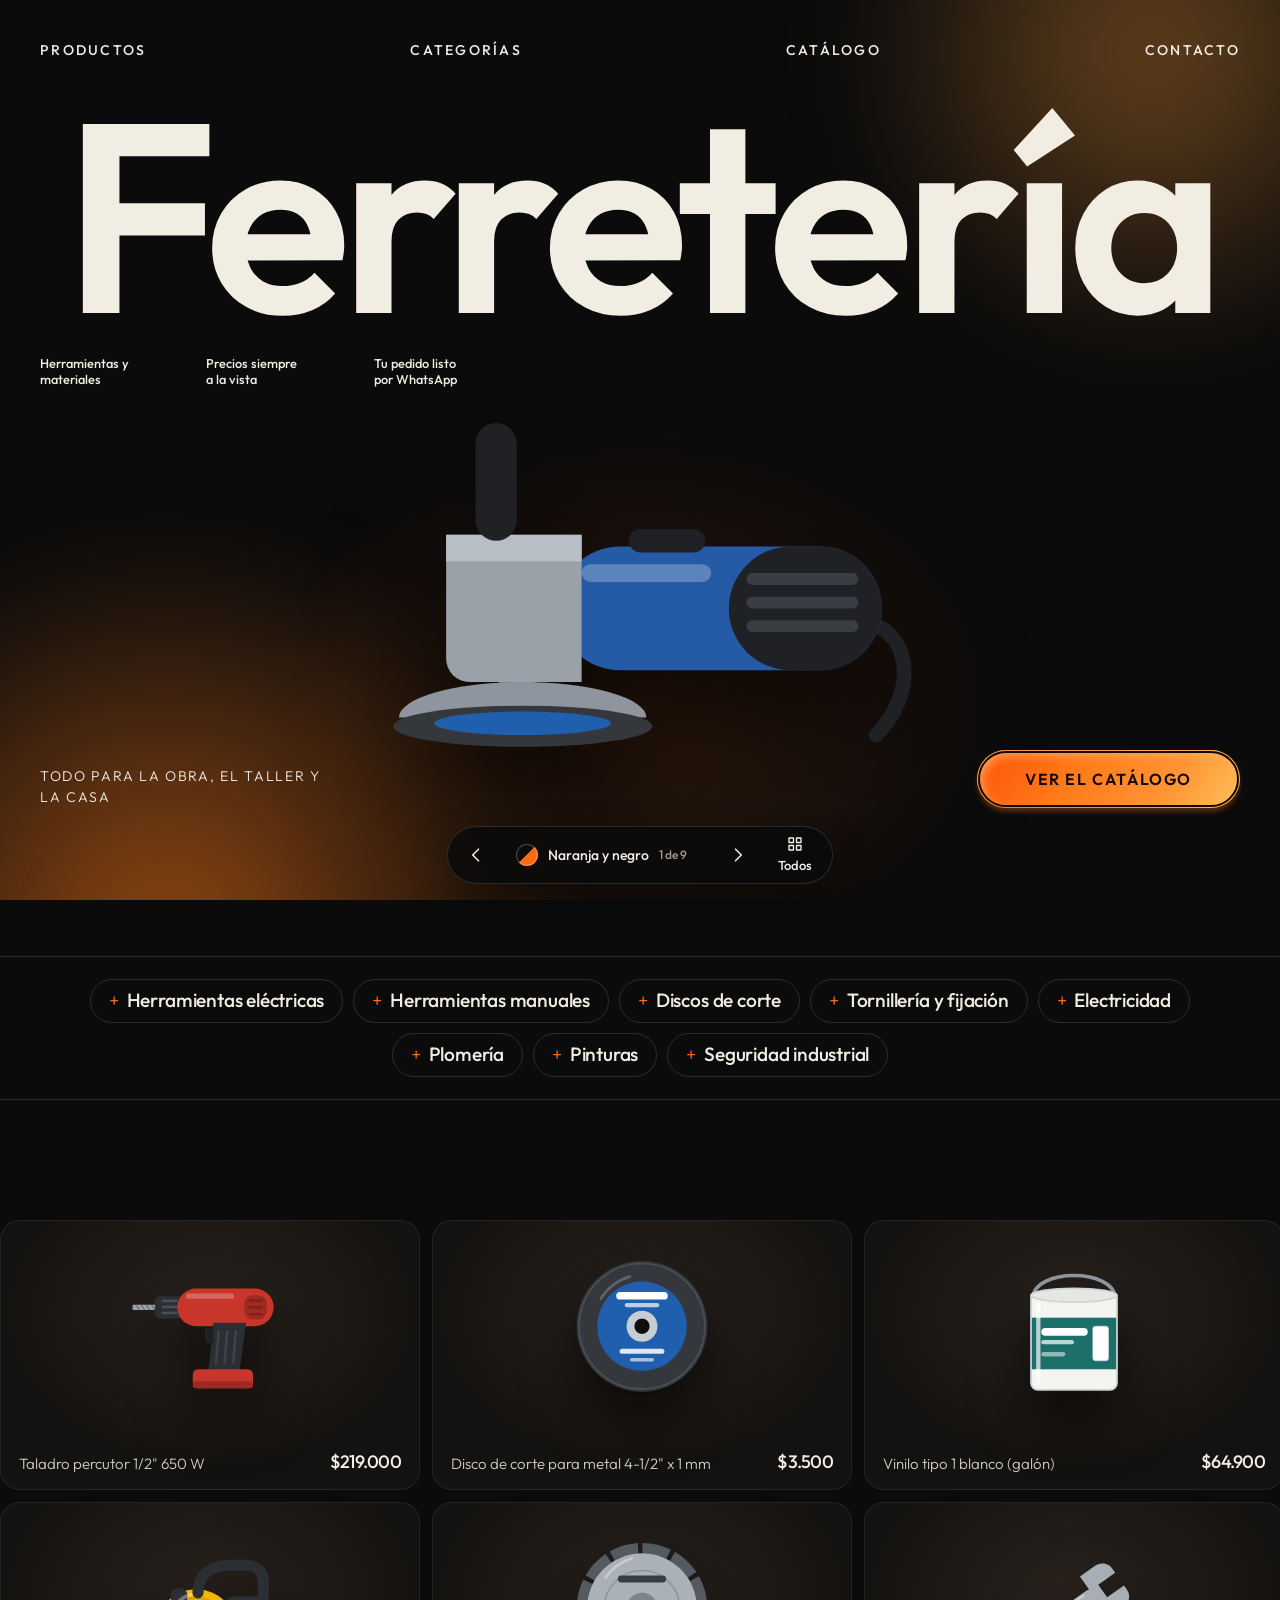
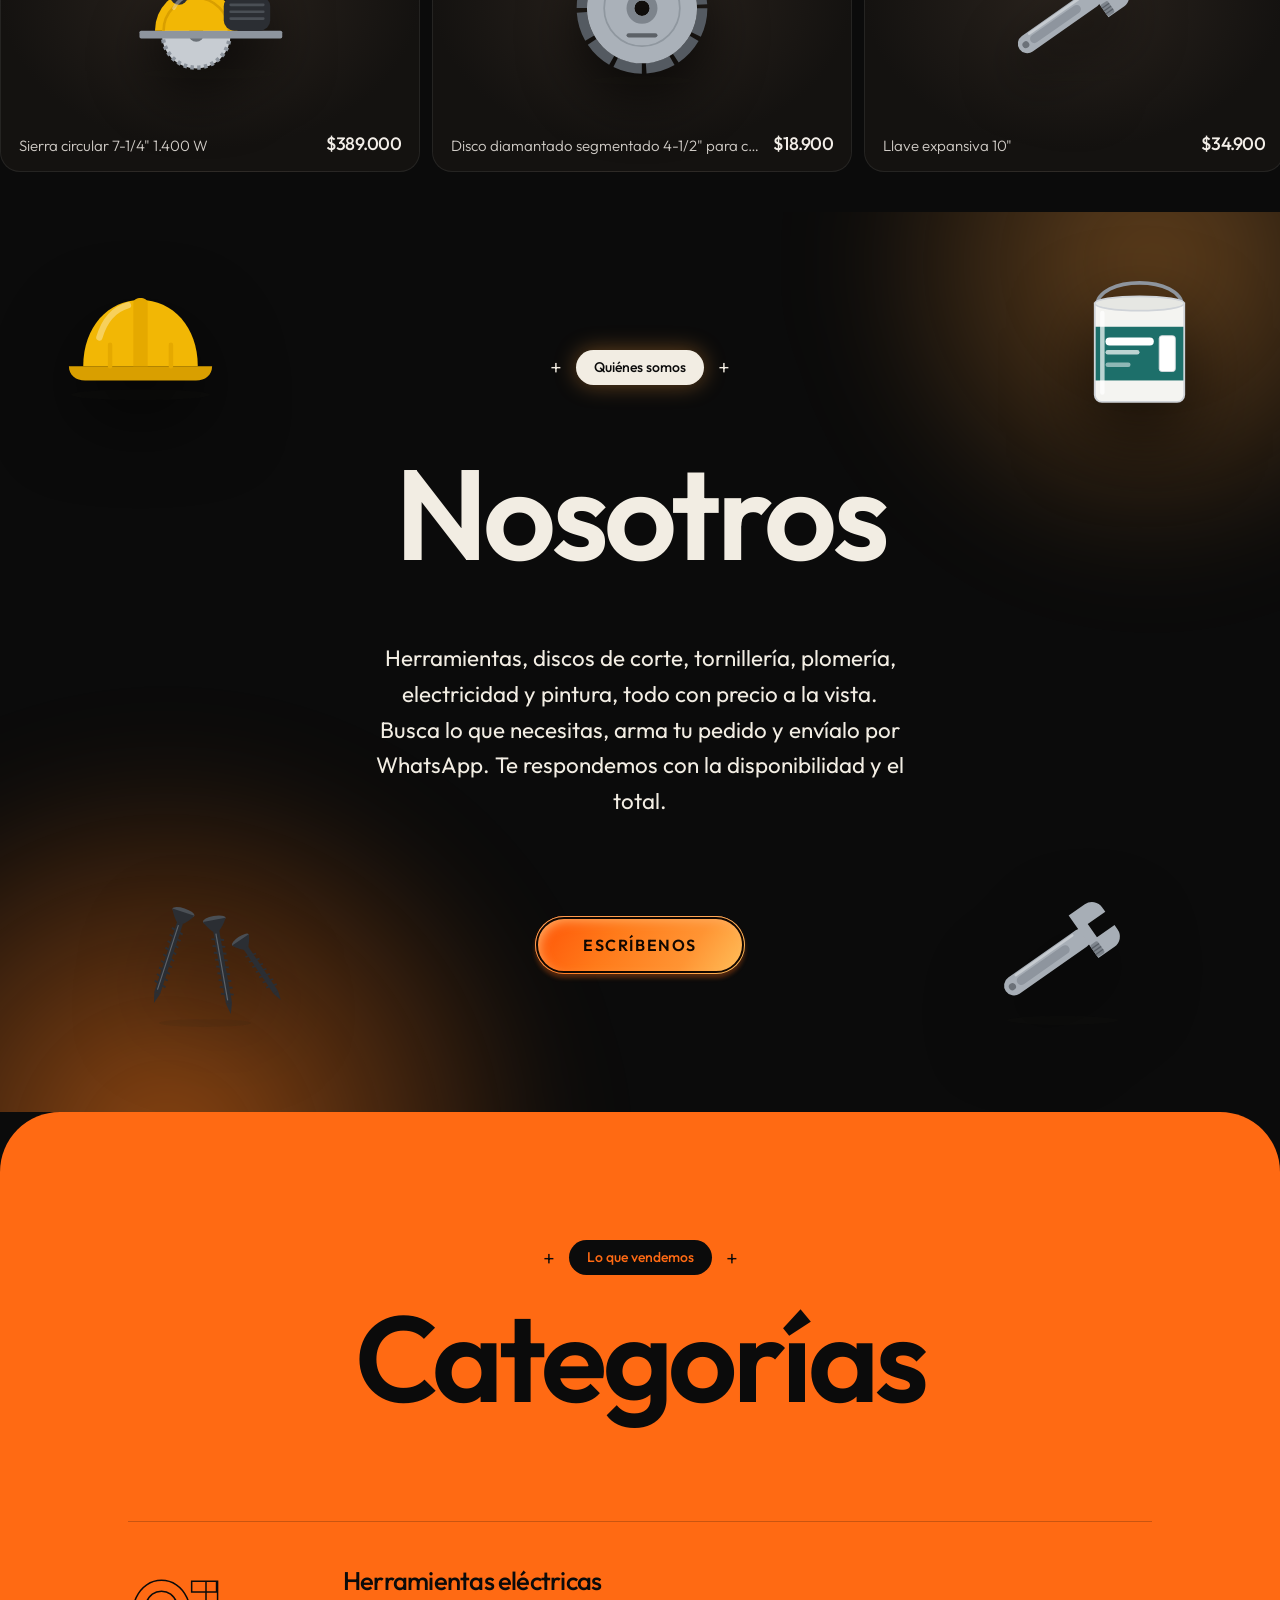
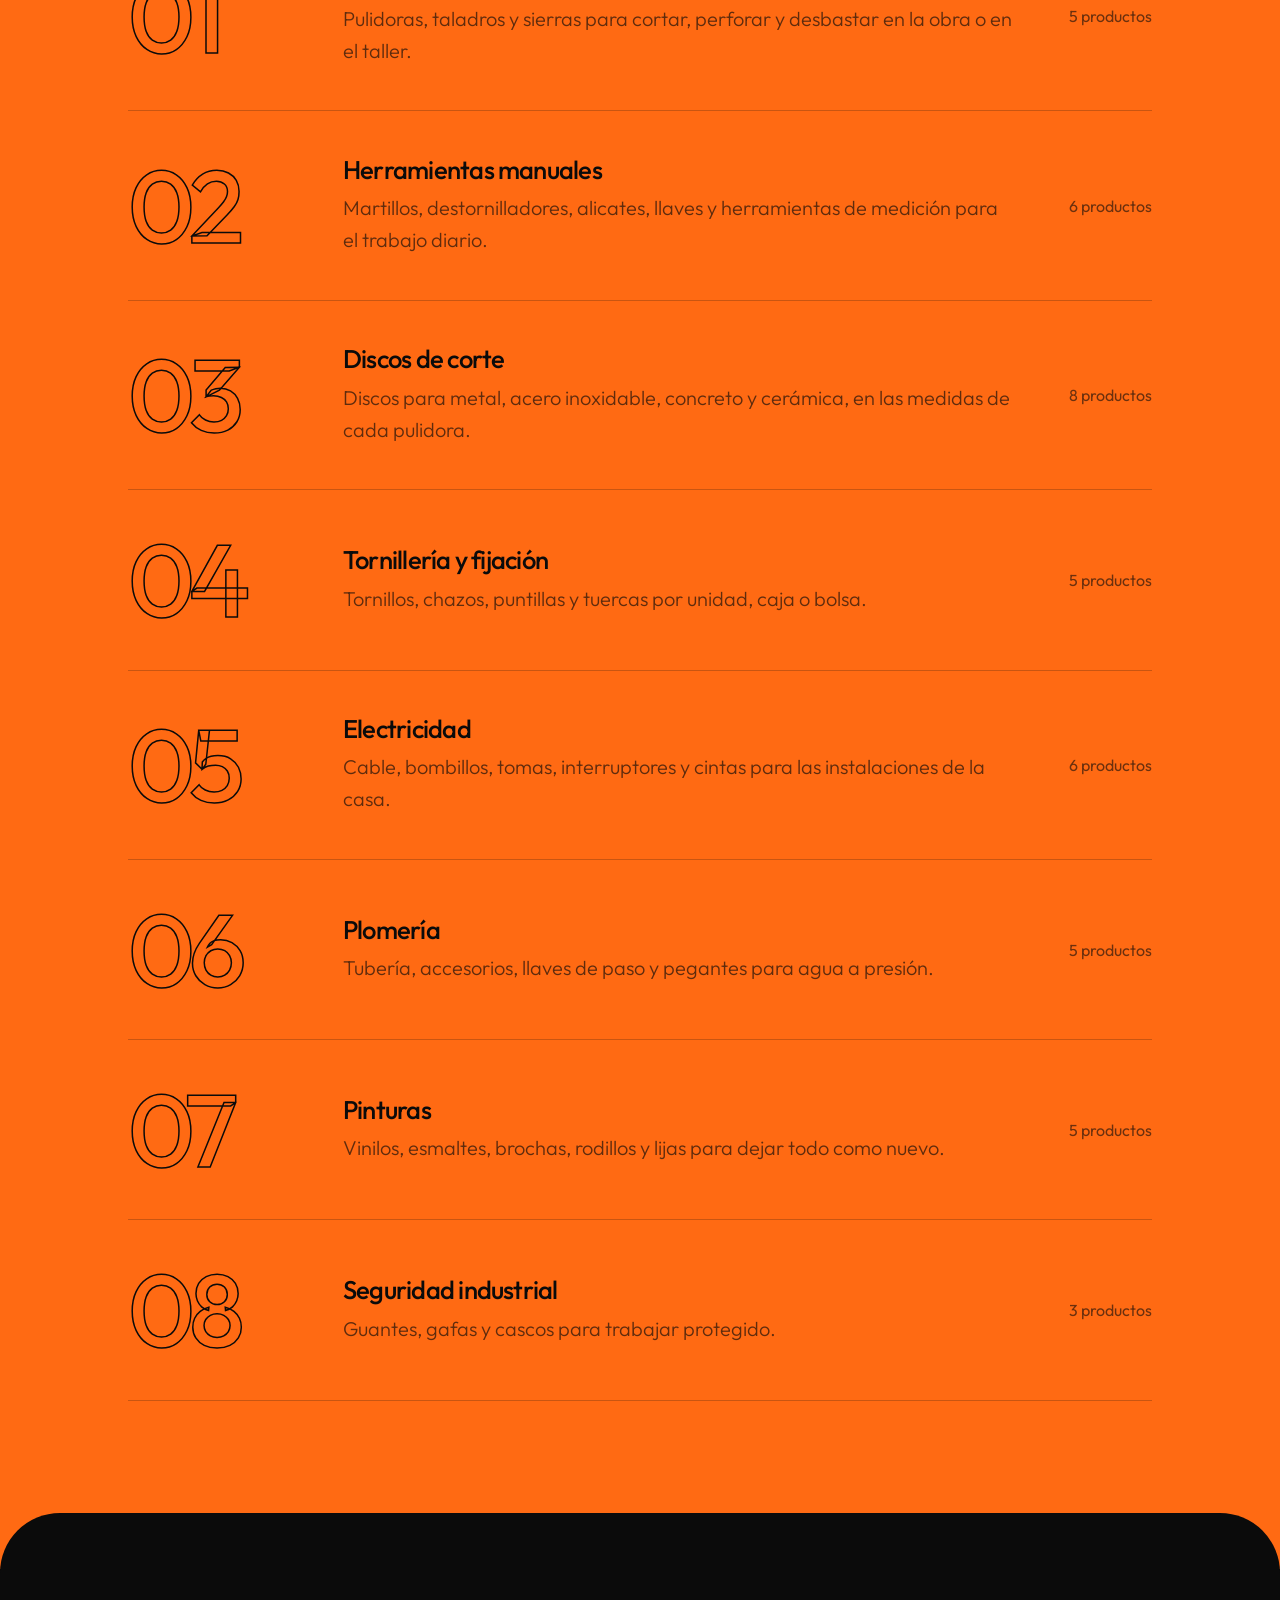
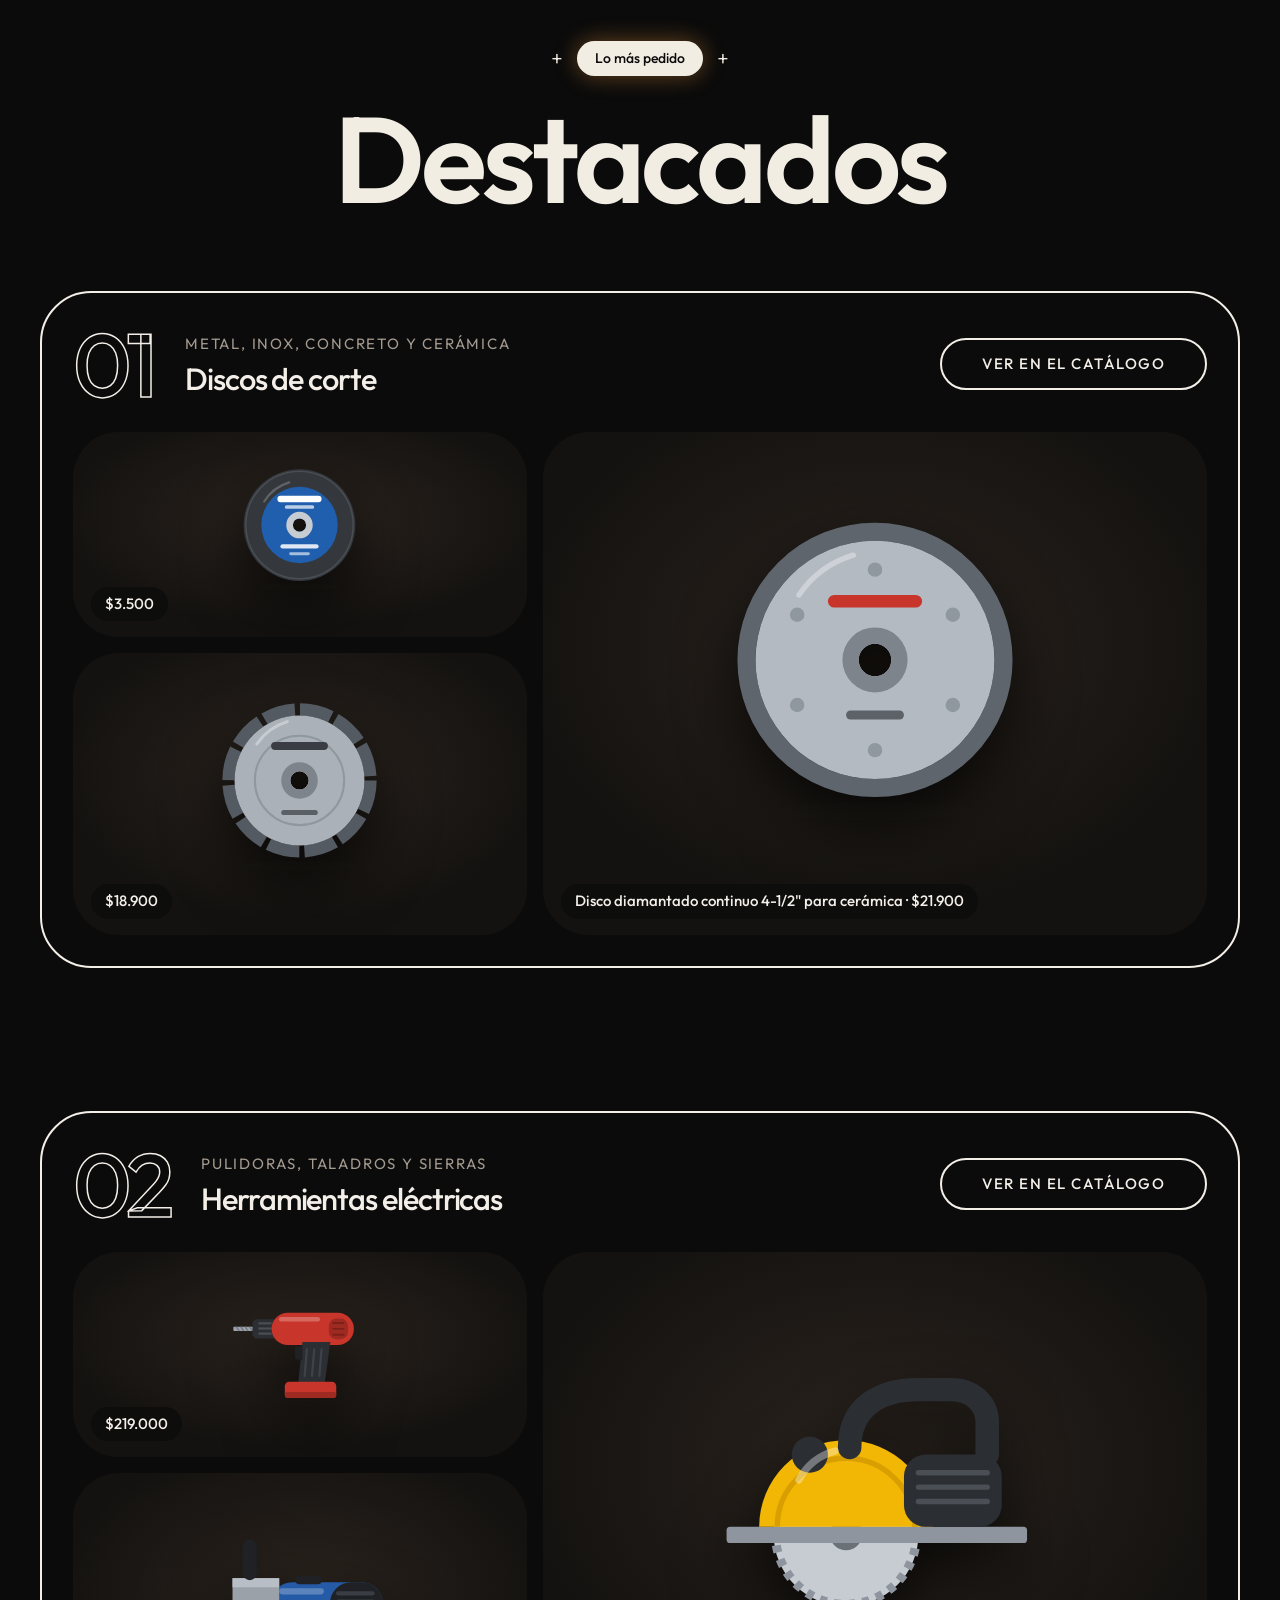
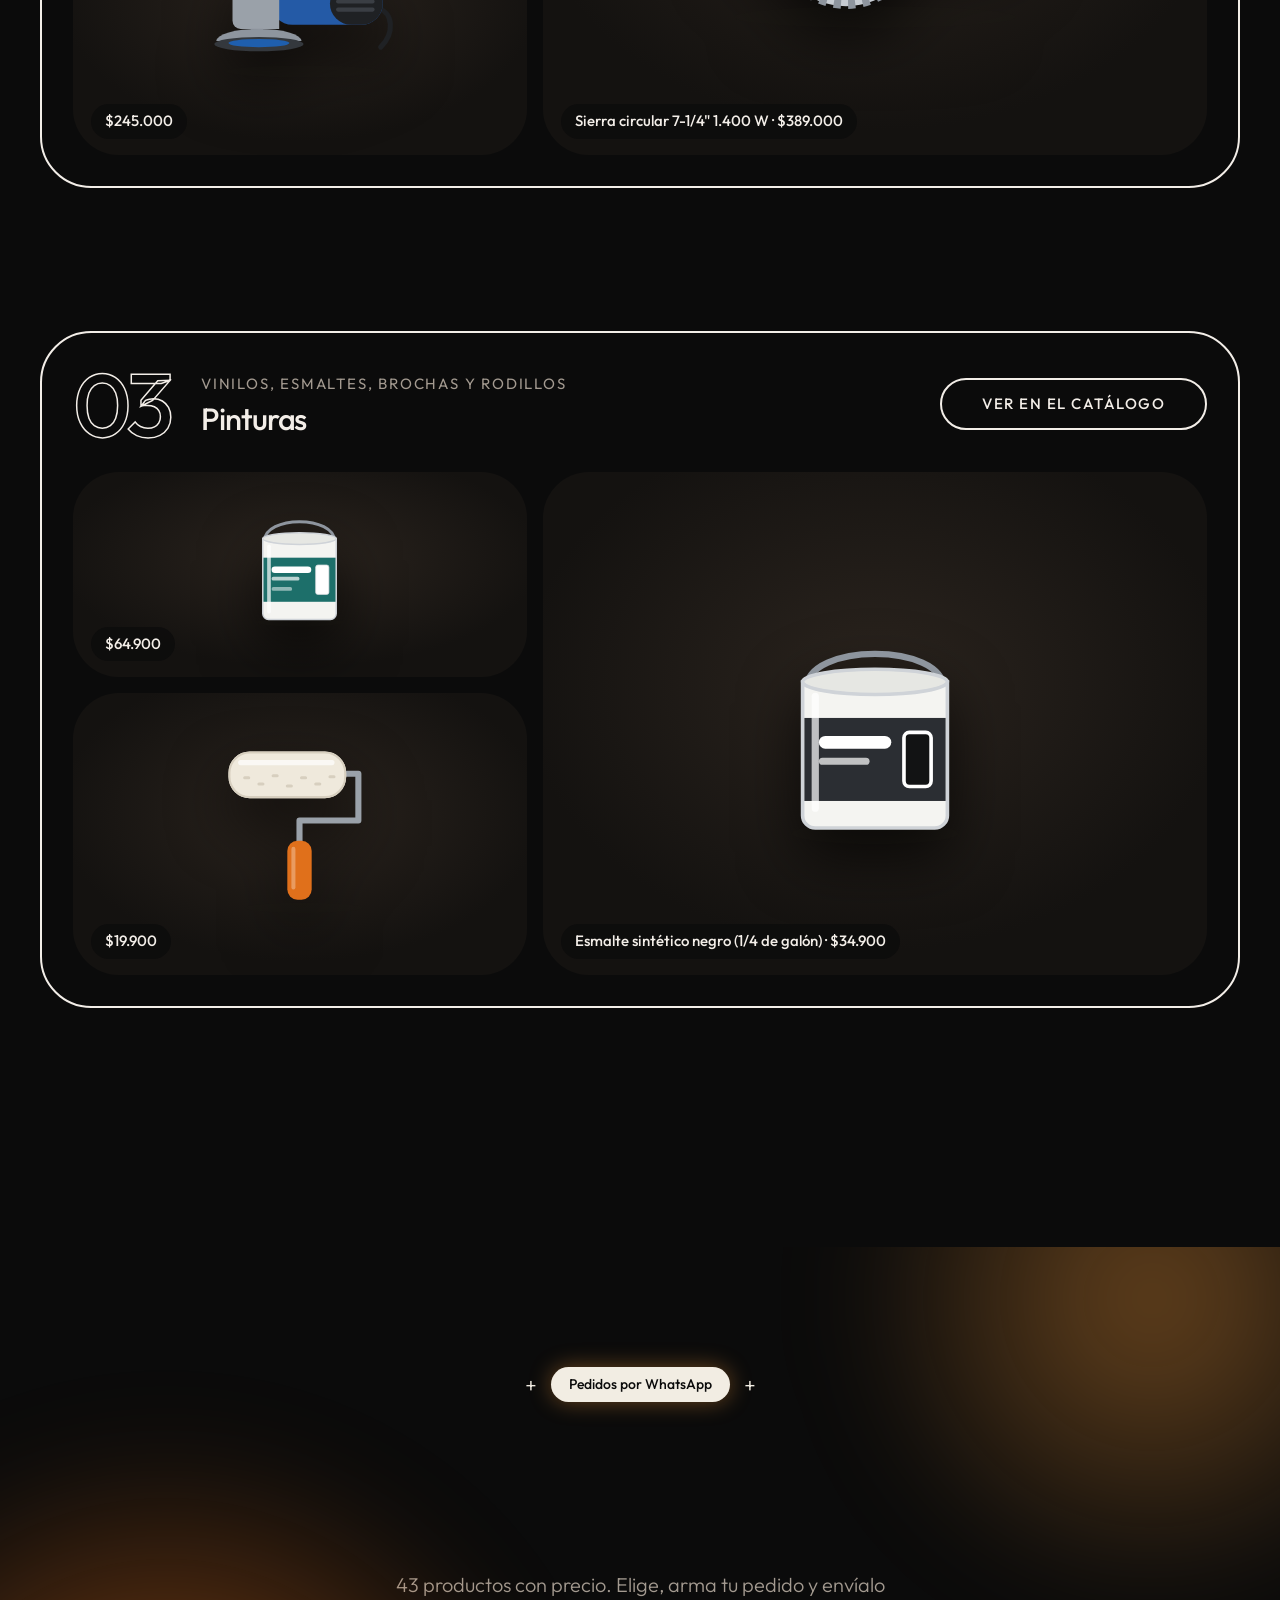
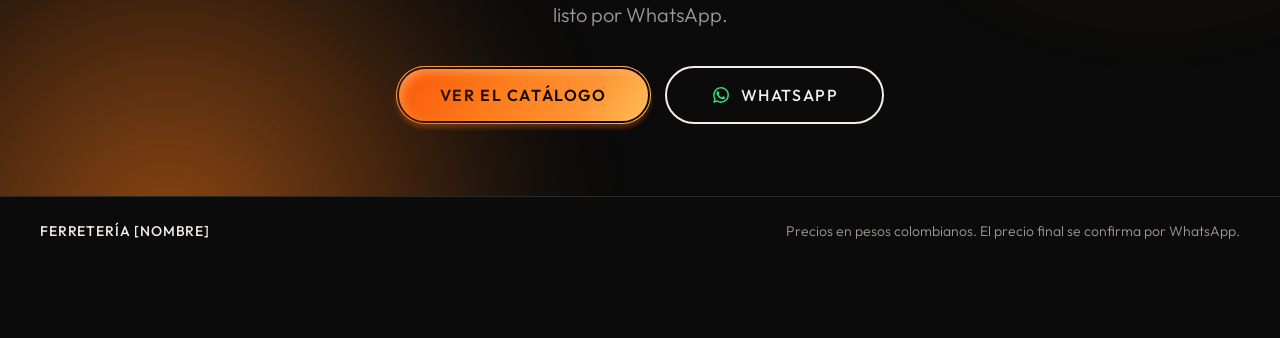
<file: index.html>
<!doctype html>
<html lang="es" data-paleta="naranja">
<head>
<meta charset="utf-8">
<meta name="viewport" content="width=device-width, initial-scale=1">
<title>Ferretería [Nombre] · Herramientas y materiales con precio</title>
<meta name="description" content="Herramientas, discos de corte, tornillería, plomería, electricidad y pintura con precio a la vista. Arma tu pedido y envíalo por WhatsApp.">
<meta property="og:type" content="website">
<meta property="og:title" content="Ferretería [Nombre] · Herramientas y materiales con precio">
<meta property="og:description" content="Herramientas, discos de corte, tornillería, plomería, electricidad y pintura con precio. Arma tu pedido y envíalo por WhatsApp.">
<meta property="og:image" content="https://TU-DOMINIO/img/og-imagen.jpg">
<meta property="og:locale" content="es_CO">
<meta name="theme-color" content="#0B0B0B">
<link rel="icon" href="img/marca.svg" type="image/svg+xml">
<link rel="preconnect" href="https://fonts.googleapis.com">
<link rel="preconnect" href="https://fonts.gstatic.com" crossorigin>
<link rel="stylesheet" href="https://fonts.googleapis.com/css2?family=Outfit:wght@300..800&amp;family=Archivo:wdth,wght@62..125,400..900&amp;family=Manrope:wght@400..800&amp;family=Bricolage+Grotesque:opsz,wght@12..96,400..800&amp;family=Plus+Jakarta+Sans:wght@400..800&amp;family=Urbanist:wght@400..800&amp;display=swap">
<link rel="stylesheet" href="css/estilos.css">
<script src="js/config.js"></script>
<script src="js/paleta.js"></script>
</head>
<body data-pagina="portada">
<a class="saltar" href="#principal">Saltar al contenido</a>

<header class="heroe" id="heroe">
  <div class="resplandor" aria-hidden="true"></div>
  <nav class="nav-j entra" aria-label="Secciones" style="--ey:-20px">
    <a href="#productos">Productos</a>
    <a href="#categorias">Categorías</a>
    <a href="catalogo.html">Catálogo</a>
    <a href="#" data-wa-saludo target="_blank" rel="noopener">Contacto</a>
  </nav>
  <div class="heroe-titulo">
    <h1 class="titulo-xl grad"><span data-palabra data-bloque data-bloque-retraso=".2" data-bloque-duracion=".8">Ferretería</span><span class="sr"> · herramientas y materiales con precio</span></h1>
  </div>
  <div class="notas entra" style="--ey:16px;--ed:.9s">
    <span>Herramientas y<br>materiales</span>
    <span>Precios siempre<br>a la vista</span>
    <span>Tu pedido listo<br>por WhatsApp</span>
  </div>
  <div class="heroe-foto entra" style="--ed:.6s">
    <div class="iman">
      <button class="heroe-btn" type="button" id="heroeBtn" aria-label="Ver producto destacado">
        <img id="heroeImg" src="img/ilustraciones/pulidora.svg" alt="" width="520" height="520" fetchpriority="high">
      </button>
    </div>
  </div>
  <div class="heroe-pie">
    <p class="entra" style="--ey:20px;--ed:1s">Todo para la obra, el taller y la casa</p>
    <a class="luz entra" href="catalogo.html" style="--ey:20px;--ed:.5s">Ver el catálogo</a>
  </div>
</header>

<nav class="franjas" aria-label="Categorías">
  <div class="franja-in" data-franja></div>
</nav>

<main id="principal">
  <section class="cintas" id="productos" aria-label="Algunos productos">
    <div class="cinta der" id="cintaA"></div>
    <div class="cinta izq" id="cintaB"></div>
  </section>

  <section class="nosotros" id="nosotros">
    <div class="resplandor" aria-hidden="true"></div>
    <span class="deco aparece" style="--ex:-80px;--ey:0px"><img data-esquina="0" src="img/ilustraciones/casco.svg" alt=""></span>
    <span class="deco aparece" style="--ex:-80px;--ey:0px"><img data-esquina="1" src="img/ilustraciones/tornillos.svg" alt=""></span>
    <span class="deco aparece" style="--ex:80px;--ey:0px"><img data-esquina="2" src="img/ilustraciones/galon.svg" alt=""></span>
    <span class="deco aparece" style="--ex:80px;--ey:0px"><img data-esquina="3" src="img/ilustraciones/llave.svg" alt=""></span>
    <div class="nos-texto">
      <span class="pildora"><b>Quiénes somos</b></span>
      <h2 class="titulo-xl grad" data-bloque>Nosotros</h2>
      <p class="revela centrado" id="nosotrosTxt" data-bloque data-bloque-duracion=".6" data-bloque-escalon=".05">Herramientas, discos de corte, tornillería, plomería, electricidad y pintura, todo con precio a la vista. Busca lo que necesitas, arma tu pedido y envíalo por WhatsApp. Te respondemos con la disponibilidad y el total.</p>
    </div>
    <a class="luz" href="#" data-wa-saludo target="_blank" rel="noopener">Escríbenos</a>
  </section>

  <section class="blanca" id="categorias" aria-labelledby="catTit">
    <div class="centrado-pil"><span class="pildora"><b>Lo que vendemos</b></span></div>
    <h2 class="titulo-xl" id="catTit" data-bloque>Categorías</h2>
    <div class="servis" id="servis"></div>
  </section>

  <section class="destacados" aria-labelledby="desTit">
    <div class="centrado-pil"><span class="pildora"><b>Lo más pedido</b></span></div>
    <h2 class="titulo-xl grad" id="desTit" data-bloque>Destacados</h2>
    <div class="pilas" id="pilas"></div>
  </section>

  <section class="cierre">
    <div class="resplandor" aria-hidden="true"></div>
    <span class="pildora"><b>Pedidos por WhatsApp</b></span>
    <h2 class="titulo-xl grad" data-bloque>Haz tu pedido</h2>
    <p><span data-total-productos>Todos los</span> productos con precio. Elige, arma tu pedido y envíalo listo por WhatsApp.</p>
    <div class="cierre-acc">
      <a class="luz" href="catalogo.html">Ver el catálogo</a>
      <a class="fantasma" href="#" data-wa-saludo target="_blank" rel="noopener"><span class="wa-ic" aria-hidden="true"></span>WhatsApp</a>
    </div>
  </section>
</main>

<footer class="pie">
  <a href="index.html" data-nombre>Ferretería [Nombre]</a>
  <span>Precios en pesos colombianos. El precio final se confirma por WhatsApp.</span>
</footer>

<noscript><p class="sinjs">Este catálogo necesita JavaScript para funcionar. Escríbenos por WhatsApp y te atendemos por chat.</p></noscript>
<script src="js/app.js"></script>
</body>
</html>
</file>
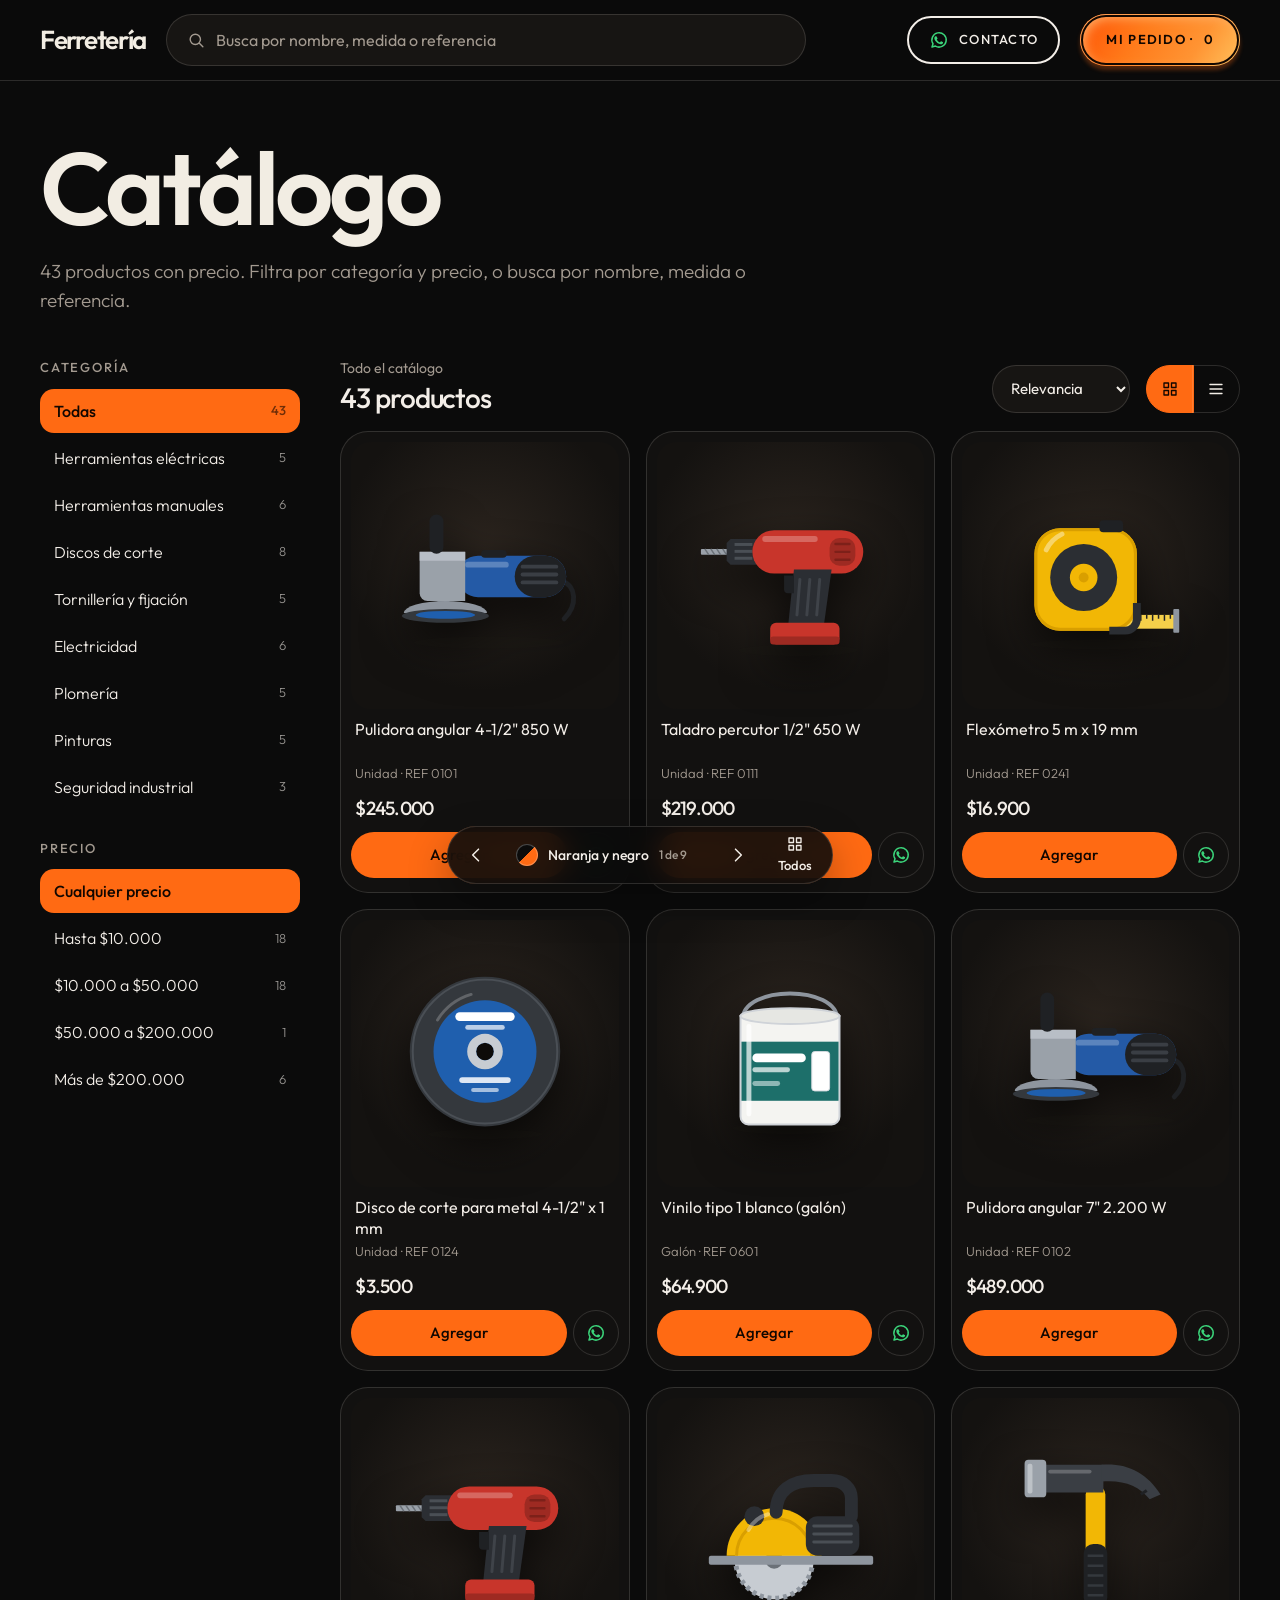
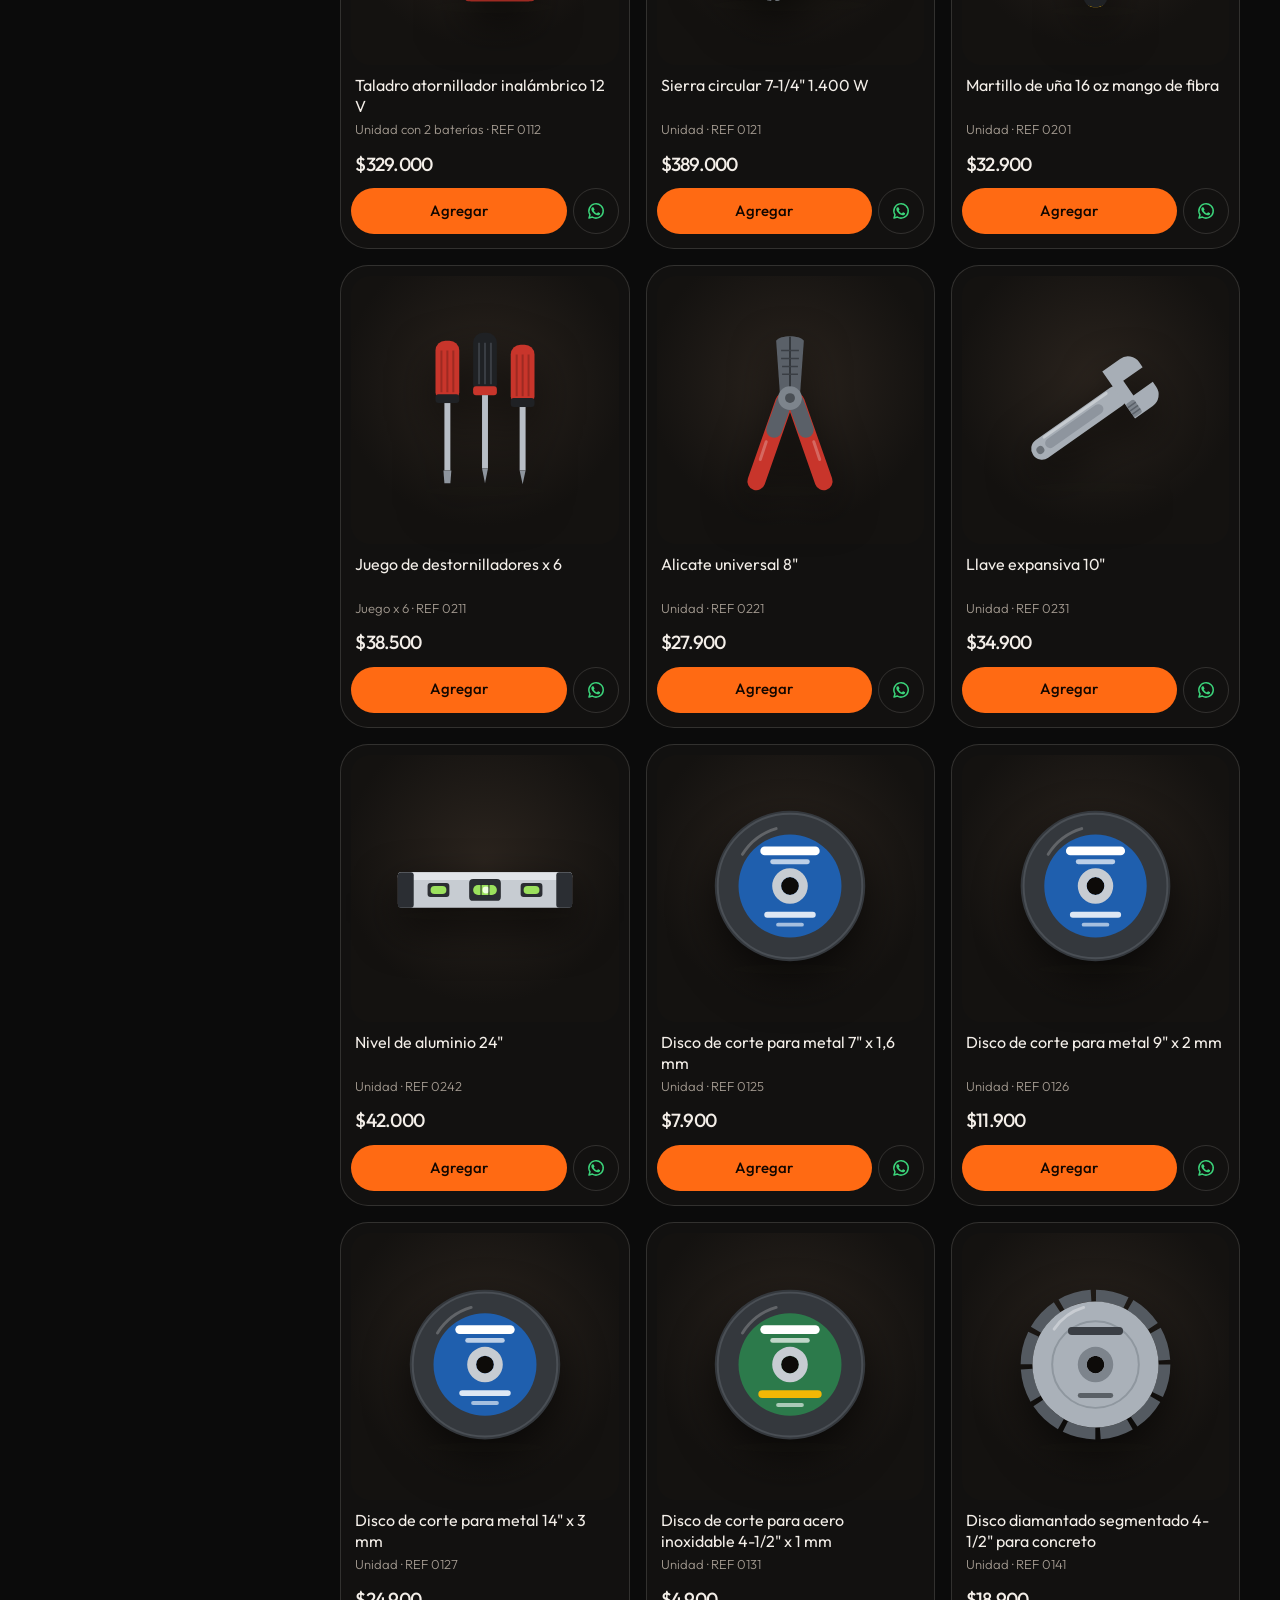
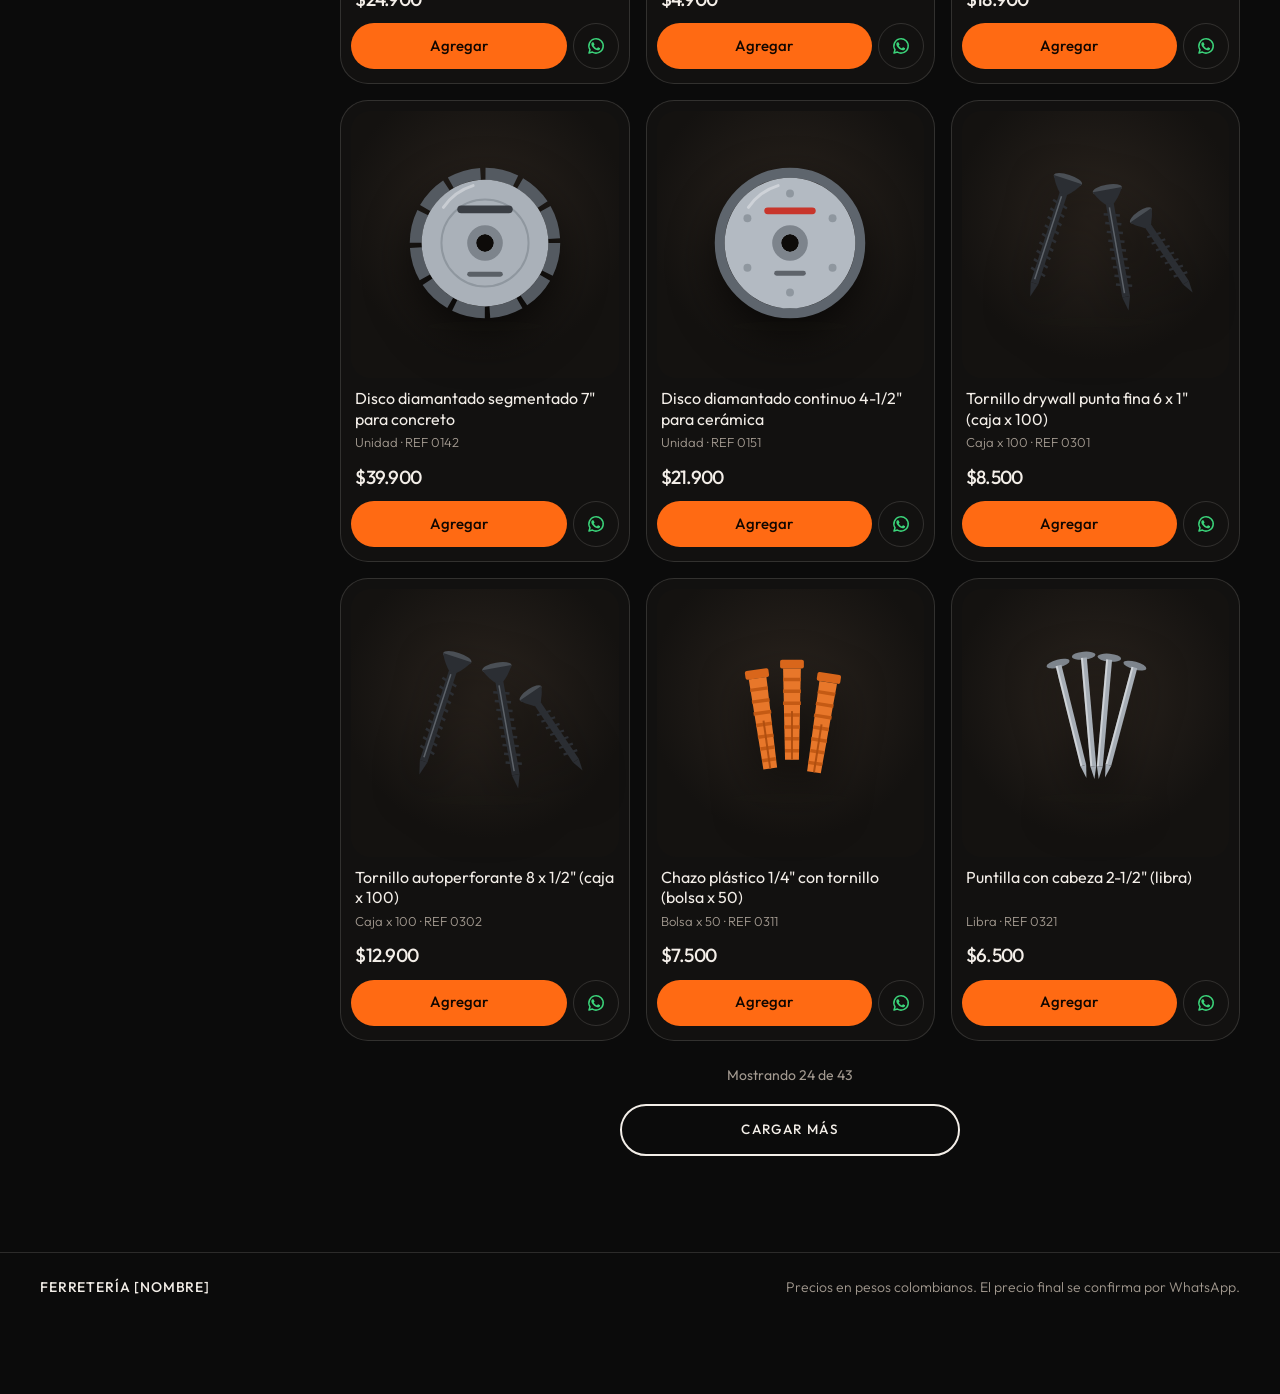
<file: catalogo.html>
<!doctype html>
<html lang="es" data-paleta="naranja">
<head>
<meta charset="utf-8">
<meta name="viewport" content="width=device-width, initial-scale=1">
<title>Catálogo · Ferretería [Nombre]</title>
<meta name="description" content="Catálogo completo con precios: busca por nombre, medida o referencia, filtra por categoría y precio, y envía tu pedido por WhatsApp.">
<meta property="og:type" content="website">
<meta property="og:title" content="Catálogo · Ferretería [Nombre]">
<meta property="og:description" content="Busca por nombre, medida o referencia, filtra por categoría y precio, y envía tu pedido por WhatsApp.">
<meta property="og:image" content="https://TU-DOMINIO/img/og-imagen.jpg">
<meta property="og:locale" content="es_CO">
<meta name="theme-color" content="#0B0B0B">
<link rel="icon" href="img/marca.svg" type="image/svg+xml">
<link rel="preconnect" href="https://fonts.googleapis.com">
<link rel="preconnect" href="https://fonts.gstatic.com" crossorigin>
<link rel="stylesheet" href="https://fonts.googleapis.com/css2?family=Outfit:wght@300..800&amp;family=Archivo:wdth,wght@62..125,400..900&amp;family=Manrope:wght@400..800&amp;family=Bricolage+Grotesque:opsz,wght@12..96,400..800&amp;family=Plus+Jakarta+Sans:wght@400..800&amp;family=Urbanist:wght@400..800&amp;display=swap">
<link rel="stylesheet" href="css/estilos.css">
<script src="js/config.js"></script>
<script src="js/paleta.js"></script>
</head>
<body data-pagina="catalogo">
<a class="saltar" href="#grilla">Saltar a los productos</a>

<header class="barra-sup">
  <div class="barra-in">
    <a class="volver" href="index.html" aria-label="Volver a la portada"><svg class="ic" viewBox="0 0 24 24" width="20" height="20" aria-hidden="true"><path d="M19 12H5M11 6l-6 6 6 6"/></svg></a>
    <a class="marca grad" href="index.html" data-palabra>Ferretería</a>
    <form class="buscador" id="buscador" role="search">
      <label class="sr" for="q">Buscar productos</label>
      <svg class="ic" viewBox="0 0 24 24" width="19" height="19" aria-hidden="true"><path d="M10.5 4a6.5 6.5 0 1 0 0 13a6.5 6.5 0 1 0 0-13zM20 20l-4.7-4.7"/></svg>
      <input id="q" type="search" autocomplete="off" enterkeyhint="search" placeholder="Busca por nombre, medida o referencia">
      <button class="limpiar" type="button" id="limpiar" aria-label="Borrar búsqueda" hidden><svg class="ic" viewBox="0 0 24 24" width="17" height="17" aria-hidden="true"><path d="M6 6l12 12M18 6L6 18"/></svg></button>
    </form>
    <button class="fantasma filtros-btn" type="button" id="abrirFiltros" aria-haspopup="dialog">Filtros<span id="nFiltros"></span></button>
    <a class="fantasma solo-pc" href="#" data-wa-saludo target="_blank" rel="noopener"><span class="wa-ic" aria-hidden="true"></span>Contacto</a>
    <button class="luz pedido-btn" type="button" data-abrir-pedido>Mi pedido · <span data-cuenta>0</span></button>
  </div>
</header>

<main id="principal">
  <section class="cat-cab">
    <h1 class="titulo-xl grad" data-bloque data-bloque-duracion=".7">Catálogo</h1>
    <p class="entra" style="--ed:.15s"><span data-total-productos>Todos los</span> productos con precio. Filtra por categoría y precio, o busca por nombre, medida o referencia.</p>
  </section>

  <div class="cat-cuerpo">
    <aside class="filtros" aria-label="Filtros">
      <div id="filtrosPanel"></div>
    </aside>

    <div class="resultados">
      <div class="chips-cel" id="chipsCel" aria-label="Categorías"></div>
      <div class="res-cab">
        <div class="res-tit">
          <span id="miga">Todo el catálogo</span>
          <h2 id="conteo">Cargando…</h2>
        </div>
        <label class="sr" for="orden">Ordenar por</label>
        <select id="orden">
          <option value="rel">Relevancia</option>
          <option value="asc">Menor precio</option>
          <option value="desc">Mayor precio</option>
        </select>
        <div class="vista" role="group" aria-label="Cómo ver los productos">
          <button class="vbtn" type="button" data-vista="grilla" aria-pressed="true" aria-label="Ver en cuadrícula"><svg class="ic" viewBox="0 0 24 24" width="18" height="18" aria-hidden="true"><path d="M4 4h6v6H4zM14 4h6v6h-6zM4 14h6v6H4zM14 14h6v6h-6z"/></svg></button>
          <button class="vbtn" type="button" data-vista="lista" aria-pressed="false" aria-label="Ver en lista"><svg class="ic" viewBox="0 0 24 24" width="18" height="18" aria-hidden="true"><path d="M4 6h16M4 12h16M4 18h16"/></svg></button>
        </div>
      </div>
      <div class="activos" id="activos" hidden></div>

      <div class="vacio" id="vacio" hidden>
        <strong id="vacioTitulo">No encontramos ese producto</strong>
        <span>Puede que lo tengamos y todavía no esté en el catálogo. Pregúntanos por chat.</span>
        <a class="luz" id="vacioWa" href="#" target="_blank" rel="noopener">Preguntar por WhatsApp</a>
      </div>
      <div class="vacio" id="error" hidden>
        <strong>No pudimos cargar el catálogo</strong>
        <span>Revisa tu conexión y vuelve a intentar, o escríbenos y te ayudamos por chat.</span>
        <a class="luz" href="#" data-wa-saludo target="_blank" rel="noopener">Escribir por WhatsApp</a>
      </div>

      <div class="grilla" id="grilla" aria-busy="true" aria-live="polite"></div>
      <p class="mostrando" id="mostrando"></p>
      <div class="mas" id="mas" hidden><button class="fantasma" type="button" id="btnMas">Cargar más</button></div>
    </div>
  </div>
</main>

<footer class="pie">
  <a href="index.html" data-nombre>Ferretería [Nombre]</a>
  <span>Precios en pesos colombianos. El precio final se confirma por WhatsApp.</span>
</footer>

<div class="capa capa-abajo" id="capaFiltros" hidden>
  <button class="velo" type="button" data-cerrar tabindex="-1" aria-label="Cerrar filtros"></button>
  <div class="hoja" role="dialog" aria-modal="true" aria-labelledby="filTit">
    <div class="hoja-top">
      <h2 id="filTit">Filtros</h2>
      <button class="redondo" type="button" data-cerrar aria-label="Cerrar filtros"><svg class="ic" viewBox="0 0 24 24" width="19" height="19" aria-hidden="true"><path d="M6 6l12 12M18 6L6 18"/></svg></button>
    </div>
    <div class="hoja-cuerpo" id="filtrosHoja"></div>
    <div class="hoja-pie">
      <button class="fantasma" type="button" id="limpiarHoja">Limpiar</button>
      <button class="luz" type="button" data-cerrar id="verResultados">Ver productos</button>
    </div>
  </div>
</div>

<noscript><p class="sinjs">Este catálogo necesita JavaScript para funcionar. Escríbenos por WhatsApp y te atendemos por chat.</p></noscript>
<script src="js/app.js"></script>
</body>
</html>
</file>
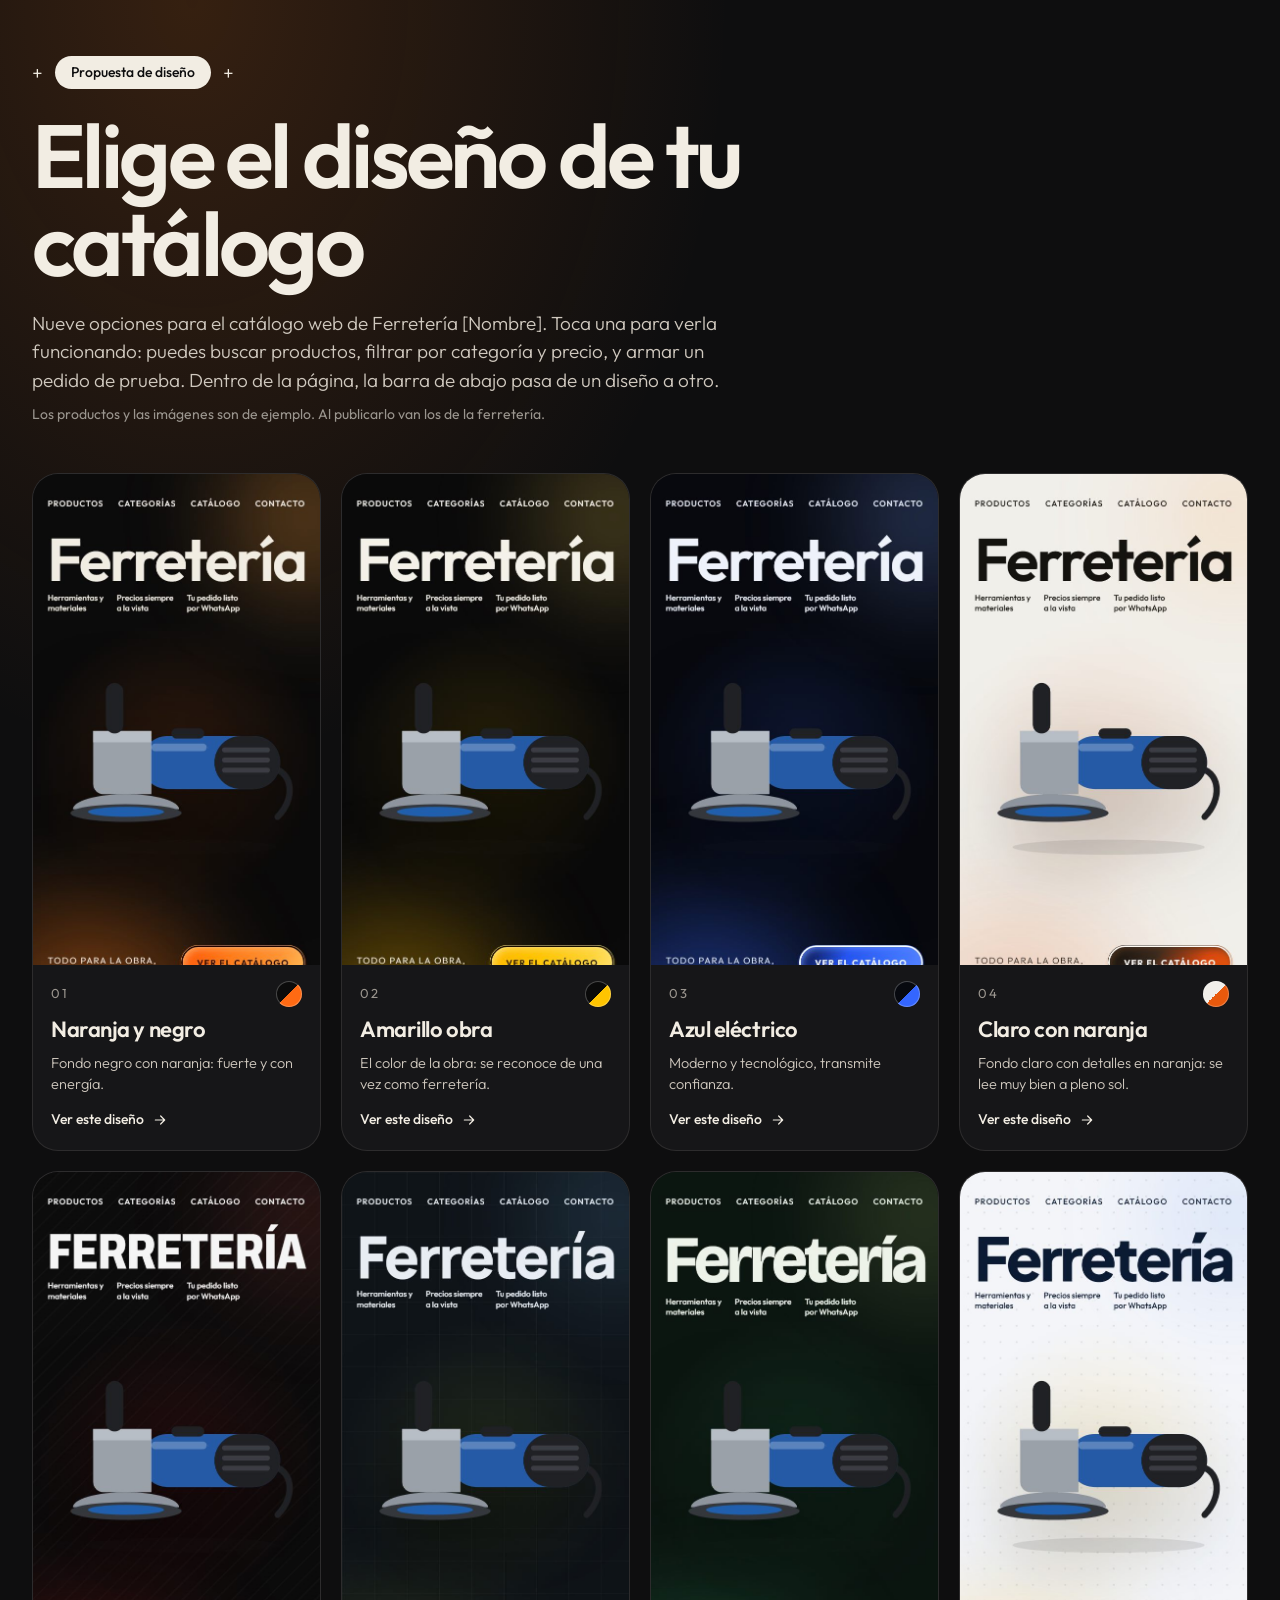
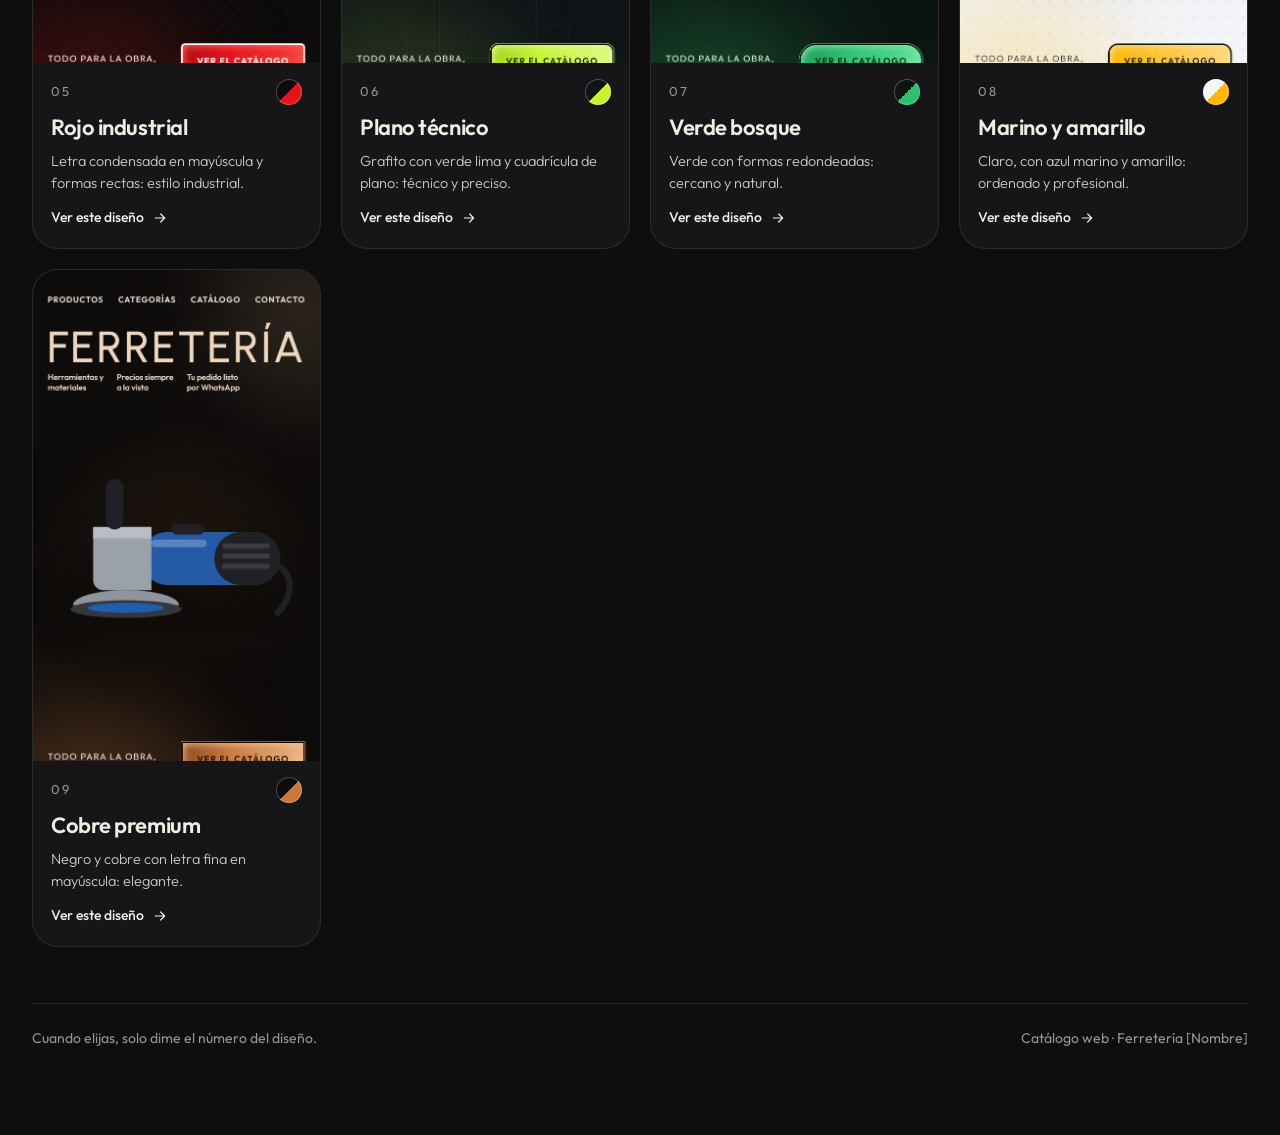
<file: disenos.html>
<!doctype html>
<html lang="es">
<head>
<meta charset="utf-8">
<meta name="viewport" content="width=device-width, initial-scale=1">
<title>Diseños del catálogo · Ferretería [Nombre]</title>
<meta name="description" content="Nueve propuestas de diseño para el catálogo web de la ferretería. Toca una para verla funcionando.">
<meta property="og:type" content="website">
<meta property="og:title" content="Elige el diseño de tu catálogo">
<meta property="og:description" content="Nueve propuestas para el catálogo web de Ferretería [Nombre]. Toca una para verla funcionando.">
<meta property="og:locale" content="es_CO">
<meta name="theme-color" content="#0E0E0F">
<link rel="icon" href="img/marca.svg" type="image/svg+xml">
<link rel="preconnect" href="https://fonts.googleapis.com">
<link rel="preconnect" href="https://fonts.gstatic.com" crossorigin>
<link rel="stylesheet" href="https://fonts.googleapis.com/css2?family=Outfit:wght@300..700&amp;display=swap">
<style>
  /* Página para enseñar los diseños: neutra, para que cada diseño se vea con sus colores. */
  :root { --bg: #0E0E0F; --sf: #161618; --ink: #F2EDE3; --mut: #9A958E; --ln: rgba(242, 237, 227, .1); --ac: #FF7A2A; }
  *, *::before, *::after { box-sizing: border-box; }
  html { background: var(--bg); -webkit-text-size-adjust: 100%; }
  body { margin: 0; background: radial-gradient(60% 40% at 15% 0%, rgba(232, 112, 24, .18), transparent 70%), var(--bg); color: var(--ink); font-family: 'Outfit', 'Segoe UI', system-ui, sans-serif; line-height: 1.5; -webkit-font-smoothing: antialiased; }
  a { color: inherit; }
  :focus-visible { outline: 2px solid var(--ac); outline-offset: 3px; }
  .envoltura { max-width: 1280px; margin: 0 auto; padding: 56px 32px 72px; }
  .eti { display: inline-flex; align-items: center; gap: 12px; font-size: 14px; font-weight: 500; }
  .eti::before, .eti::after { content: '+'; font-weight: 300; font-size: 20px; line-height: 1; }
  .eti b { padding: 6px 16px; border-radius: 999px; background: var(--ink); color: var(--bg); font-weight: 500; }
  h1 { margin: 22px 0 0; max-width: 14ch; font-size: clamp(42px, 7vw, 96px); font-weight: 600; letter-spacing: -.04em; line-height: .98; }
  .intro { margin: 22px 0 0; max-width: 60ch; font-size: clamp(16px, 1.6vw, 19px); font-weight: 300; color: #CFC8BE; }
  .nota { margin: 10px 0 0; font-size: 14px; color: var(--mut); }
  .grilla { margin-top: 48px; display: grid; grid-template-columns: repeat(auto-fill, minmax(min(250px, 100%), 1fr)); gap: 20px; }
  .g-card { display: flex; flex-direction: column; border: 1px solid var(--ln); border-radius: 26px; background: var(--sf); overflow: hidden; text-decoration: none; transition: transform .35s cubic-bezier(.2, .8, .2, 1), border-color .3s; }
  .g-card:hover { transform: translateY(-6px); border-color: rgba(242, 237, 227, .35); }
  .g-img { display: block; aspect-ratio: 585 / 1000; overflow: hidden; background: #000; }
  .g-img img { display: block; width: 100%; height: auto; transition: transform .6s cubic-bezier(.2, .8, .2, 1); }
  .g-card:hover .g-img img { transform: scale(1.03); }
  .g-info { display: flex; flex-direction: column; gap: 6px; padding: 16px 18px 20px; }
  .g-fila { display: flex; align-items: center; justify-content: space-between; }
  .g-num { font-size: 13px; letter-spacing: .14em; color: var(--mut); }
  .g-fila i { width: 26px; height: 26px; border-radius: 50%; box-shadow: inset 0 0 0 1px rgba(255, 255, 255, .25); }
  .g-nom { font-size: 22px; font-weight: 600; letter-spacing: -.02em; }
  .g-desc { font-size: 14.5px; font-weight: 300; color: #CFC8BE; }
  .g-ver { margin-top: 8px; display: inline-flex; align-items: center; gap: 8px; font-size: 14px; font-weight: 500; color: var(--ink); }
  .pie { margin-top: 56px; padding-top: 24px; border-top: 1px solid var(--ln); display: flex; flex-wrap: wrap; justify-content: space-between; gap: 8px 24px; font-size: 14px; color: var(--mut); }
  @media (max-width: 640px) {
    .envoltura { padding: 36px 16px 56px; }
    .grilla { grid-template-columns: repeat(2, minmax(0, 1fr)); gap: 12px; margin-top: 32px; }
    .g-card { border-radius: 20px; }
    .g-info { padding: 12px 12px 14px; gap: 4px; }
    .g-nom { font-size: 16px; }
    .g-desc { font-size: 12.5px; }
    .g-ver { font-size: 13px; }
  }
  @media (prefers-reduced-motion: reduce) { * { transition: none !important; } }
</style>
</head>
<body>
  <main class="envoltura">
    <span class="eti"><b>Propuesta de diseño</b></span>
    <h1>Elige el diseño de tu catálogo</h1>
    <p class="intro">Nueve opciones para el catálogo web de Ferretería [Nombre]. Toca una para verla funcionando: puedes buscar productos, filtrar por categoría y precio, y armar un pedido de prueba. Dentro de la página, la barra de abajo pasa de un diseño a otro.</p>
    <p class="nota">Los productos y las imágenes son de ejemplo. Al publicarlo van los de la ferretería.</p>
    <div class="grilla">
      <a class="g-card" href="index.html?paleta=naranja">
        <span class="g-img"><img src="img/disenos/naranja.jpg" alt="Diseño Naranja y negro en un celular" width="585" height="1170" loading="eager"></span>
        <span class="g-info">
          <span class="g-fila"><span class="g-num">01</span><i style="background:linear-gradient(135deg,#0B0B0B 50%,#FF6A13 50%)"></i></span>
          <span class="g-nom">Naranja y negro</span>
          <span class="g-desc">Fondo negro con naranja: fuerte y con energía.</span>
          <span class="g-ver">Ver este diseño <svg viewBox="0 0 24 24" width="16" height="16" aria-hidden="true"><path d="M5 12h14M13 6l6 6-6 6" fill="none" stroke="currentColor" stroke-width="1.8" stroke-linecap="round" stroke-linejoin="round"/></svg></span>
        </span>
      </a>
      <a class="g-card" href="index.html?paleta=amarillo">
        <span class="g-img"><img src="img/disenos/amarillo.jpg" alt="Diseño Amarillo obra en un celular" width="585" height="1170" loading="eager"></span>
        <span class="g-info">
          <span class="g-fila"><span class="g-num">02</span><i style="background:linear-gradient(135deg,#0A0A0A 50%,#FFC400 50%)"></i></span>
          <span class="g-nom">Amarillo obra</span>
          <span class="g-desc">El color de la obra: se reconoce de una vez como ferretería.</span>
          <span class="g-ver">Ver este diseño <svg viewBox="0 0 24 24" width="16" height="16" aria-hidden="true"><path d="M5 12h14M13 6l6 6-6 6" fill="none" stroke="currentColor" stroke-width="1.8" stroke-linecap="round" stroke-linejoin="round"/></svg></span>
        </span>
      </a>
      <a class="g-card" href="index.html?paleta=azul">
        <span class="g-img"><img src="img/disenos/azul.jpg" alt="Diseño Azul eléctrico en un celular" width="585" height="1170" loading="eager"></span>
        <span class="g-info">
          <span class="g-fila"><span class="g-num">03</span><i style="background:linear-gradient(135deg,#07090F 50%,#3466FF 50%)"></i></span>
          <span class="g-nom">Azul eléctrico</span>
          <span class="g-desc">Moderno y tecnológico, transmite confianza.</span>
          <span class="g-ver">Ver este diseño <svg viewBox="0 0 24 24" width="16" height="16" aria-hidden="true"><path d="M5 12h14M13 6l6 6-6 6" fill="none" stroke="currentColor" stroke-width="1.8" stroke-linecap="round" stroke-linejoin="round"/></svg></span>
        </span>
      </a>
      <a class="g-card" href="index.html?paleta=claro">
        <span class="g-img"><img src="img/disenos/claro.jpg" alt="Diseño Claro con naranja en un celular" width="585" height="1170" loading="eager"></span>
        <span class="g-info">
          <span class="g-fila"><span class="g-num">04</span><i style="background:linear-gradient(135deg,#F1EFEA 50%,#E8590C 50%)"></i></span>
          <span class="g-nom">Claro con naranja</span>
          <span class="g-desc">Fondo claro con detalles en naranja: se lee muy bien a pleno sol.</span>
          <span class="g-ver">Ver este diseño <svg viewBox="0 0 24 24" width="16" height="16" aria-hidden="true"><path d="M5 12h14M13 6l6 6-6 6" fill="none" stroke="currentColor" stroke-width="1.8" stroke-linecap="round" stroke-linejoin="round"/></svg></span>
        </span>
      </a>
      <a class="g-card" href="index.html?paleta=rojo">
        <span class="g-img"><img src="img/disenos/rojo.jpg" alt="Diseño Rojo industrial en un celular" width="585" height="1170" loading="lazy"></span>
        <span class="g-info">
          <span class="g-fila"><span class="g-num">05</span><i style="background:linear-gradient(135deg,#0C0C0C 50%,#E3141B 50%)"></i></span>
          <span class="g-nom">Rojo industrial</span>
          <span class="g-desc">Letra condensada en mayúscula y formas rectas: estilo industrial.</span>
          <span class="g-ver">Ver este diseño <svg viewBox="0 0 24 24" width="16" height="16" aria-hidden="true"><path d="M5 12h14M13 6l6 6-6 6" fill="none" stroke="currentColor" stroke-width="1.8" stroke-linecap="round" stroke-linejoin="round"/></svg></span>
        </span>
      </a>
      <a class="g-card" href="index.html?paleta=plano">
        <span class="g-img"><img src="img/disenos/plano.jpg" alt="Diseño Plano técnico en un celular" width="585" height="1170" loading="lazy"></span>
        <span class="g-info">
          <span class="g-fila"><span class="g-num">06</span><i style="background:linear-gradient(135deg,#0F1419 50%,#C6F432 50%)"></i></span>
          <span class="g-nom">Plano técnico</span>
          <span class="g-desc">Grafito con verde lima y cuadrícula de plano: técnico y preciso.</span>
          <span class="g-ver">Ver este diseño <svg viewBox="0 0 24 24" width="16" height="16" aria-hidden="true"><path d="M5 12h14M13 6l6 6-6 6" fill="none" stroke="currentColor" stroke-width="1.8" stroke-linecap="round" stroke-linejoin="round"/></svg></span>
        </span>
      </a>
      <a class="g-card" href="index.html?paleta=bosque">
        <span class="g-img"><img src="img/disenos/bosque.jpg" alt="Diseño Verde bosque en un celular" width="585" height="1170" loading="lazy"></span>
        <span class="g-info">
          <span class="g-fila"><span class="g-num">07</span><i style="background:linear-gradient(135deg,#0C1611 50%,#2FBF71 50%)"></i></span>
          <span class="g-nom">Verde bosque</span>
          <span class="g-desc">Verde con formas redondeadas: cercano y natural.</span>
          <span class="g-ver">Ver este diseño <svg viewBox="0 0 24 24" width="16" height="16" aria-hidden="true"><path d="M5 12h14M13 6l6 6-6 6" fill="none" stroke="currentColor" stroke-width="1.8" stroke-linecap="round" stroke-linejoin="round"/></svg></span>
        </span>
      </a>
      <a class="g-card" href="index.html?paleta=marino">
        <span class="g-img"><img src="img/disenos/marino.jpg" alt="Diseño Marino y amarillo en un celular" width="585" height="1170" loading="lazy"></span>
        <span class="g-info">
          <span class="g-fila"><span class="g-num">08</span><i style="background:linear-gradient(135deg,#F3F5F9 50%,#FFB703 50%)"></i></span>
          <span class="g-nom">Marino y amarillo</span>
          <span class="g-desc">Claro, con azul marino y amarillo: ordenado y profesional.</span>
          <span class="g-ver">Ver este diseño <svg viewBox="0 0 24 24" width="16" height="16" aria-hidden="true"><path d="M5 12h14M13 6l6 6-6 6" fill="none" stroke="currentColor" stroke-width="1.8" stroke-linecap="round" stroke-linejoin="round"/></svg></span>
        </span>
      </a>
      <a class="g-card" href="index.html?paleta=cobre">
        <span class="g-img"><img src="img/disenos/cobre.jpg" alt="Diseño Cobre premium en un celular" width="585" height="1170" loading="lazy"></span>
        <span class="g-info">
          <span class="g-fila"><span class="g-num">09</span><i style="background:linear-gradient(135deg,#0E0C0B 50%,#C9773C 50%)"></i></span>
          <span class="g-nom">Cobre premium</span>
          <span class="g-desc">Negro y cobre con letra fina en mayúscula: elegante.</span>
          <span class="g-ver">Ver este diseño <svg viewBox="0 0 24 24" width="16" height="16" aria-hidden="true"><path d="M5 12h14M13 6l6 6-6 6" fill="none" stroke="currentColor" stroke-width="1.8" stroke-linecap="round" stroke-linejoin="round"/></svg></span>
        </span>
      </a>
    </div>
    <p class="pie"><span>Cuando elijas, solo dime el número del diseño.</span><span>Catálogo web · Ferretería [Nombre]</span></p>
  </main>
</body>
</html>
</file>
<file: css/estilos.css>
/* ============================================================================
   CATÁLOGO · estilos
   Fondo oscuro con resplandores cálidos, letra Outfit (cercana a Gevora) en
   color crema, títulos que se revelan con un bloque de color y un botón con luz. Los colores salen de la paleta elegida (data-paleta en <html>); todo
   lo demás es igual en las cuatro.
   ========================================================================== */

/* ---------- Paletas ---------- */
/* t1/t2: degradado de los títulos. l1..l4, lsh, lin, lol, ltx: botón con luz.
   b-*: la sección de color de la portada. w1/w2: fondo de las fotos. */
:root {
  --f-tit: 'Outfit', 'Segoe UI', system-ui, sans-serif; --f-txt: 'Outfit', 'Segoe UI', system-ui, sans-serif;
  /* Letra de los títulos y formas: cada diseño puede cambiarlas. */
  --tit-w: 600; --tit-tt: none; --tit-ls: -.035em; --tit-st: 100%;
  --r-boton: 999px; --r-tarjeta: 28px; --r-foto: 20px; --r-seccion: 60px; --r-tarj: clamp(32px, 4vw, 60px); --r-foto2: clamp(24px, 3.6vw, 60px);
  --patron: none;
}
:root,
[data-paleta="naranja"] {
  --bg: #0B0B0B; --sf: #171513; --ink: #F3EEE8; --mut: #A39A90; --ln: rgba(243, 238, 232, .14); --ln2: rgba(243, 238, 232, .08);
  --ac: #FF6A13; --acInk: #120700; --acSoft: rgba(255, 106, 19, .12); --acSoft2: rgba(255, 106, 19, .22);
  --t1: #D9480F; --t2: #FFB27A;
  --l1: #FF5A0A; --l2: #FF7A1A; --l3: #FF9433; --l4: #FFC15C; --lsh: rgba(255, 106, 19, .3); --lin: #FFB066; --lol: #120700; --ltx: #120700;
  --b-bg: #FF6A13; --b-ink: #0B0B0B; --b-ln: rgba(11, 11, 11, .22); --sn: #0B0B0B;
  --w1: #2B241E; --w2: #141210; --card: #121110; --fon: #FF6A13; --fonInk: #120700;
  --chipbg: rgba(11, 11, 11, .74); --barra: rgba(11, 11, 11, .88); --halo: rgba(255, 106, 19, .16); --hoja: #151311;
  --sombra: rgba(0, 0, 0, .7); --velo: rgba(0, 0, 0, .66); --wa: #3BD47A;
  --tit: #F2EDE3; --glow1: rgba(232, 112, 24, .62); --glow2: rgba(255, 160, 60, .38);
  color-scheme: dark;
}
[data-paleta="amarillo"] {
  --bg: #0A0A0A; --sf: #161614; --ink: #F5F3EC; --mut: #A3A094; --ln: rgba(245, 243, 236, .14); --ln2: rgba(245, 243, 236, .08);
  --ac: #FFC400; --acInk: #111000; --acSoft: rgba(255, 196, 0, .12); --acSoft2: rgba(255, 196, 0, .22);
  --t1: #C99700; --t2: #FFE27A;
  --l1: #FFB800; --l2: #FFC400; --l3: #FFD233; --l4: #FFE680; --lsh: rgba(255, 196, 0, .3); --lin: #FFE680; --lol: #111000; --ltx: #111000;
  --b-bg: #FFC400; --b-ink: #0A0A0A; --b-ln: rgba(10, 10, 10, .2); --sn: #0A0A0A;
  --w1: #2A2820; --w2: #131311; --card: #121211; --fon: #FFC400; --fonInk: #111000;
  --chipbg: rgba(10, 10, 10, .74); --barra: rgba(10, 10, 10, .88); --halo: rgba(255, 196, 0, .14); --hoja: #141412;
  --sombra: rgba(0, 0, 0, .7); --velo: rgba(0, 0, 0, .66); --wa: #3BD47A;
  --tit: #F4F1E8; --glow1: rgba(255, 184, 0, .45); --glow2: rgba(255, 214, 90, .28);
  color-scheme: dark;
}
[data-paleta="azul"] {
  --bg: #07090F; --sf: #12151D; --ink: #E6ECF7; --mut: #8A96AD; --ln: rgba(230, 236, 247, .14); --ln2: rgba(230, 236, 247, .08);
  --ac: #3466FF; --acInk: #FFFFFF; --acSoft: rgba(52, 102, 255, .14); --acSoft2: rgba(52, 102, 255, .26);
  --t1: #3466FF; --t2: #A9C0FF;
  --l1: #0A1440; --l2: #2453F0; --l3: #3F74FF; --l4: #5B85FF; --lsh: rgba(52, 102, 255, .3); --lin: #5C86FF; --lol: #FFFFFF; --ltx: #FFFFFF;
  --b-bg: #FFFFFF; --b-ink: #07090F; --b-ln: rgba(7, 9, 15, .15); --sn: #3466FF;
  --w1: #1E2433; --w2: #0E1118; --card: #0E1118; --fon: #3466FF; --fonInk: #FFFFFF;
  --chipbg: rgba(7, 9, 15, .74); --barra: rgba(7, 9, 15, .88); --halo: rgba(52, 102, 255, .18); --hoja: #10131A;
  --sombra: rgba(0, 0, 0, .7); --velo: rgba(0, 0, 0, .66); --wa: #3BD47A;
  --tit: #EEF2FA; --glow1: rgba(52, 102, 255, .55); --glow2: rgba(120, 160, 255, .3);
  color-scheme: dark;
}
/* ---------- Diseños nuevos: cambian color, letra y formas ---------- */
[data-paleta="rojo"] {
  --bg: #0C0C0C; --sf: #171717; --ink: #F5F5F4; --mut: #A3A3A3; --ln: rgba(245, 245, 244, .14); --ln2: rgba(245, 245, 244, .08);
  --ac: #E3141B; --acInk: #FFFFFF; --acSoft: rgba(227, 20, 27, .14); --acSoft2: rgba(227, 20, 27, .24);
  --l1: #B00D12; --l2: #E3141B; --l3: #F0302F; --l4: #FF5A4E; --lsh: rgba(227, 20, 27, .32); --lin: #FF6A5E; --lol: #FFFFFF; --ltx: #FFFFFF;
  --b-bg: #E3141B; --b-ink: #0C0C0C; --b-ln: rgba(12, 12, 12, .22); --sn: #0C0C0C;
  --w1: #262626; --w2: #121212; --card: #121212; --fon: #E3141B; --fonInk: #FFFFFF;
  --chipbg: rgba(12, 12, 12, .74); --barra: rgba(12, 12, 12, .9); --halo: rgba(227, 20, 27, .12); --hoja: #141414;
  --sombra: rgba(0, 0, 0, .7); --velo: rgba(0, 0, 0, .66); --wa: #3BD47A;
  --tit: #F5F5F4; --glow1: rgba(227, 20, 27, .34); --glow2: rgba(255, 90, 78, .16);
  --f-tit: 'Archivo', 'Outfit', system-ui, sans-serif; --tit-w: 800; --tit-tt: uppercase; --tit-ls: -.01em; --tit-st: 75%;
  --r-boton: 6px; --r-tarjeta: 8px; --r-foto: 6px; --r-seccion: 0px; --r-tarj: 10px; --r-foto2: 6px;
  --patron: repeating-linear-gradient(-45deg, rgba(255, 255, 255, .022) 0 2px, transparent 2px 16px);
  color-scheme: dark;
}
[data-paleta="plano"] {
  --bg: #0F1419; --sf: #18202A; --ink: #E7EDF3; --mut: #8D99A6; --ln: rgba(231, 237, 243, .14); --ln2: rgba(231, 237, 243, .08);
  --ac: #C6F432; --acInk: #11160A; --acSoft: rgba(198, 244, 50, .12); --acSoft2: rgba(198, 244, 50, .22);
  --l1: #A6D61E; --l2: #C6F432; --l3: #D4F86A; --l4: #E6FCA0; --lsh: rgba(198, 244, 50, .28); --lin: #E6FCA0; --lol: #11160A; --ltx: #11160A;
  --b-bg: #C6F432; --b-ink: #0F1419; --b-ln: rgba(15, 20, 25, .2); --sn: #0F1419;
  --w1: #222D38; --w2: #121A21; --card: #131A21; --fon: #C6F432; --fonInk: #11160A;
  --chipbg: rgba(15, 20, 25, .74); --barra: rgba(15, 20, 25, .9); --halo: rgba(198, 244, 50, .1); --hoja: #141B23;
  --sombra: rgba(0, 0, 0, .65); --velo: rgba(0, 0, 0, .62); --wa: #3BD47A;
  --tit: #E7EDF3; --glow1: rgba(198, 244, 50, .2); --glow2: rgba(110, 190, 255, .18);
  --f-tit: 'Manrope', 'Outfit', system-ui, sans-serif; --tit-w: 800; --tit-ls: -.045em;
  --r-boton: 12px; --r-tarjeta: 14px; --r-foto: 10px; --r-seccion: 24px; --r-tarj: 22px; --r-foto2: 14px;
  --patron: linear-gradient(rgba(231, 237, 243, .045) 1px, transparent 1px) 0 0 / 44px 44px, linear-gradient(90deg, rgba(231, 237, 243, .045) 1px, transparent 1px) 0 0 / 44px 44px;
  color-scheme: dark;
}
[data-paleta="bosque"] {
  --bg: #0C1611; --sf: #13211A; --ink: #EEF3EA; --mut: #97A89C; --ln: rgba(238, 243, 234, .14); --ln2: rgba(238, 243, 234, .08);
  --ac: #2FBF71; --acInk: #06140C; --acSoft: rgba(47, 191, 113, .14); --acSoft2: rgba(47, 191, 113, .24);
  --l1: #1E9E5A; --l2: #2FBF71; --l3: #4CD68A; --l4: #8FEAB4; --lsh: rgba(47, 191, 113, .3); --lin: #8FEAB4; --lol: #06140C; --ltx: #06140C;
  --b-bg: #EEF3EA; --b-ink: #0C1611; --b-ln: rgba(12, 22, 17, .14); --sn: #1E9E5A;
  --w1: #1E3128; --w2: #0F1A14; --card: #101B15; --fon: #2FBF71; --fonInk: #06140C;
  --chipbg: rgba(12, 22, 17, .74); --barra: rgba(12, 22, 17, .9); --halo: rgba(47, 191, 113, .12); --hoja: #11201A;
  --sombra: rgba(0, 0, 0, .6); --velo: rgba(0, 0, 0, .6); --wa: #3BD47A;
  --tit: #EEF3EA; --glow1: rgba(47, 191, 113, .38); --glow2: rgba(210, 230, 120, .18);
  --f-tit: 'Bricolage Grotesque', 'Outfit', system-ui, sans-serif; --tit-w: 700; --tit-ls: -.045em;
  --r-boton: 999px; --r-tarjeta: 34px; --r-foto: 26px; --r-seccion: 80px; --r-tarj: clamp(36px, 4.5vw, 70px); --r-foto2: clamp(26px, 4vw, 64px);
  color-scheme: dark;
}
[data-paleta="marino"] {
  --bg: #F3F5F9; --sf: #FFFFFF; --ink: #0B1B33; --mut: #5B6B82; --ln: rgba(11, 27, 51, .12); --ln2: rgba(11, 27, 51, .07);
  --ac: #FFB703; --acInk: #0B1B33; --acSoft: rgba(11, 27, 51, .06); --acSoft2: rgba(255, 183, 3, .2);
  --l1: #FFB703; --l2: #FFC433; --l3: #FFD166; --l4: #FFE29A; --lsh: rgba(255, 183, 3, .35); --lin: #FFE29A; --lol: #0B1B33; --ltx: #0B1B33;
  --b-bg: #0B1B33; --b-ink: #F3F5F9; --b-ln: rgba(243, 245, 249, .16); --sn: #FFB703;
  --w1: #FFFFFF; --w2: #E3E8F0; --card: #FFFFFF; --fon: #0B1B33; --fonInk: #FFFFFF;
  --chipbg: rgba(255, 255, 255, .9); --barra: rgba(243, 245, 249, .9); --halo: rgba(255, 183, 3, .14); --hoja: #FFFFFF;
  --sombra: rgba(11, 27, 51, .2); --velo: rgba(11, 27, 51, .45); --wa: #128C4A;
  --tit: #0B1B33; --glow1: rgba(255, 183, 3, .34); --glow2: rgba(80, 140, 255, .16);
  --f-tit: 'Plus Jakarta Sans', 'Outfit', system-ui, sans-serif; --tit-w: 800; --tit-ls: -.05em;
  --r-boton: 14px; --r-tarjeta: 20px; --r-foto: 14px; --r-seccion: 40px; --r-tarj: 28px; --r-foto2: 18px;
  --patron: radial-gradient(rgba(11, 27, 51, .09) 1px, transparent 1.6px) 0 0 / 22px 22px;
  color-scheme: light;
}
[data-paleta="cobre"] {
  --bg: #0E0C0B; --sf: #191513; --ink: #F1E7DF; --mut: #A8988C; --ln: rgba(241, 231, 223, .13); --ln2: rgba(241, 231, 223, .07);
  --ac: #C9773C; --acInk: #140A04; --acSoft: rgba(201, 119, 60, .14); --acSoft2: rgba(201, 119, 60, .24);
  --l1: #8E4A22; --l2: #C9773C; --l3: #E0A06A; --l4: #F2C9A0; --lsh: rgba(201, 119, 60, .3); --lin: #F2C9A0; --lol: #140A04; --ltx: #140A04;
  --b-bg: #C9773C; --b-ink: #0E0C0B; --b-ln: rgba(14, 12, 11, .2); --sn: #0E0C0B;
  --w1: #2A211C; --w2: #141110; --card: #141110; --fon: #C9773C; --fonInk: #140A04;
  --chipbg: rgba(14, 12, 11, .74); --barra: rgba(14, 12, 11, .9); --halo: rgba(201, 119, 60, .12); --hoja: #161210;
  --sombra: rgba(0, 0, 0, .7); --velo: rgba(0, 0, 0, .66); --wa: #3BD47A;
  --tit: #F2D7BF; --glow1: rgba(201, 119, 60, .42); --glow2: rgba(242, 201, 160, .18);
  --f-tit: 'Urbanist', 'Outfit', system-ui, sans-serif; --tit-w: 500; --tit-tt: uppercase; --tit-ls: .05em;
  --r-boton: 3px; --r-tarjeta: 4px; --r-foto: 3px; --r-seccion: 0px; --r-tarj: 6px; --r-foto2: 4px;
  color-scheme: dark;
}
[data-paleta="claro"] {
  --bg: #F1EFEA; --sf: #FFFFFF; --ink: #15130F; --mut: #6C665D; --ln: rgba(21, 19, 15, .14); --ln2: rgba(21, 19, 15, .08);
  --ac: #15130F; --acInk: #F1EFEA; --acSoft: rgba(21, 19, 15, .07); --acSoft2: rgba(232, 89, 12, .14);
  --t1: #2B2722; --t2: #8C8579;
  --l1: #15130F; --l2: #3A2A1E; --l3: #D9480F; --l4: #E8590C; --lsh: rgba(232, 89, 12, .28); --lin: #5A3A22; --lol: #FFFFFF; --ltx: #FFFFFF;
  --b-bg: #15130F; --b-ink: #F1EFEA; --b-ln: rgba(241, 239, 234, .18); --sn: #FF7A2F;
  --w1: #FFFFFF; --w2: #E6E1D8; --card: #FFFFFF; --fon: #15130F; --fonInk: #F1EFEA;
  --chipbg: rgba(255, 255, 255, .86); --barra: rgba(241, 239, 234, .9); --halo: rgba(232, 89, 12, .12); --hoja: #FFFFFF;
  --sombra: rgba(21, 19, 15, .24); --velo: rgba(21, 19, 15, .45); --wa: #128C4A;
  --tit: #15130F; --glow1: rgba(232, 89, 12, .28); --glow2: rgba(255, 170, 90, .22);
  color-scheme: light;
}

/* ---------- Base ---------- */
*, *::before, *::after { box-sizing: border-box; }
html { -webkit-text-size-adjust: 100%; scroll-behavior: smooth; background: var(--bg); }
html.bloqueo { overflow: hidden; }
body { margin: 0; overflow-x: clip; background: var(--patron), var(--bg); background-attachment: fixed; color: var(--ink); font-family: var(--f-txt); font-weight: 400; line-height: 1.5; -webkit-font-smoothing: antialiased; }
img { max-width: 100%; }
a { color: inherit; }
button, input, select { font: inherit; color: inherit; }
button { cursor: pointer; }
[hidden] { display: none !important; }
:focus-visible { outline: 2px solid var(--ac); outline-offset: 3px; }
.sr { position: absolute; width: 1px; height: 1px; margin: -1px; padding: 0; overflow: hidden; clip: rect(0 0 0 0); white-space: nowrap; border: 0; }
.saltar { position: absolute; left: 12px; top: -60px; z-index: 100; padding: 10px 16px; border-radius: var(--r-boton); background: var(--ink); color: var(--bg); text-decoration: none; }
.saltar:focus { top: 12px; }
.ic { fill: none; stroke: currentColor; stroke-width: 1.8; stroke-linecap: round; stroke-linejoin: round; }
.icf { fill: currentColor; }
.c1 { white-space: nowrap; overflow: hidden; text-overflow: ellipsis; }
.c2 { display: -webkit-box; -webkit-line-clamp: 2; -webkit-box-orient: vertical; overflow: hidden; }
.sinjs { margin: 24px; padding: 16px; border: 1px solid var(--ln); border-radius: 16px; }

/* ---------- Piezas comunes ---------- */
.grad { color: var(--tit); }
.titulo-xl { margin: 0; font-family: var(--f-tit); font-weight: var(--tit-w); text-transform: var(--tit-tt); letter-spacing: var(--tit-ls); font-stretch: var(--tit-st); line-height: 1; text-align: center; }
.luz, .fantasma { display: inline-flex; align-items: center; justify-content: center; gap: 10px; min-height: 48px; padding: 0 30px; border-radius: var(--r-boton); font-weight: 600; font-size: 13.5px; text-transform: uppercase; letter-spacing: .1em; text-decoration: none; white-space: nowrap; }
.luz { border: 0; background: linear-gradient(123deg, var(--l1) 7%, var(--l2) 37%, var(--l3) 72%, var(--l4) 100%); box-shadow: 0 4px 4px var(--lsh), inset 4px 4px 12px var(--lin); outline: 2px solid var(--lol); outline-offset: -3px; color: var(--ltx); transition: filter .2s, transform .2s; }
.luz:hover { filter: brightness(1.1); }
.luz:active, .fantasma:active { transform: scale(.98); }
.luz:focus-visible { outline: 3px solid var(--ink); outline-offset: 3px; }
.fantasma { border: 2px solid var(--ink); background: transparent; color: var(--ink); font-weight: 500; transition: background .2s; }
.fantasma:hover { background: var(--acSoft); }
.wa-ic { display: grid; color: var(--wa); }
.redondo { width: 44px; height: 44px; flex: none; display: grid; place-items: center; border: 0; border-radius: 50%; background: var(--acSoft); color: var(--ink); }
.redondo:hover { background: var(--acSoft2); }

/* ---------- Movimiento ---------- */
@keyframes entra { from { opacity: 0; transform: translate(var(--ex, 0px), var(--ey, 30px)); } to { opacity: 1; transform: none; } }
@keyframes aclara { from { opacity: .2; } to { opacity: 1; } }
@keyframes encoge { to { transform: scale(var(--esc, 1)); } }
.js .entra { animation: entra .7s cubic-bezier(.25, .1, .25, 1) var(--ed, 0s) both; }
/* Lo que aparece al bajar: solo en navegadores con animaciones por scroll. En
   los demás todo se ve completo y quieto desde el principio. */
@supports (animation-timeline: view()) {
  .js .aparece { animation: entra linear both; animation-timeline: view(); animation-range: entry 0% entry 80%; }
  .pila { view-timeline-name: --pila; }
  .js .pila .tarj { animation: encoge linear both; animation-timeline: --pila; animation-range: exit 0% exit 100%; }
}
.captura *, .captura *::before, .captura *::after { animation: none !important; transition: none !important; }
.captura { scroll-behavior: auto; }
/* En las capturas la ventana es muy alta (página completa): las secciones de una pantalla van con alto fijo. */
.captura .heroe { height: 900px; }
.captura .nosotros { min-height: 900px; }
@media (prefers-reduced-motion: reduce) {
  html { scroll-behavior: auto; }
  *, *::before, *::after { animation: none !important; transition: none !important; }
}

/* ---------- Revelado con bloque ----------
   Como el TextBlockAnimation del prompt: el texto se parte en líneas (app.js);
   un bloque del color de acento crece de izquierda a derecha sobre cada línea,
   a mitad del barrido aparece el texto y el bloque se va hacia la derecha.
   Sin JavaScript, en las capturas o con "reducir movimiento", el texto se ve normal. */
.bq-linea { position: relative; display: block; width: fit-content; max-width: 100%; }
.titulo-xl .bq-linea, .centrado .bq-linea { margin-inline: auto; }
.bq-bloque { position: absolute; inset: 0; z-index: 2; background: var(--bq, var(--ac)); clip-path: inset(0 100% 0 0); pointer-events: none; }
.js .bq .bq-txt { opacity: 0; }
.js .bq.visto .bq-txt { animation: bqTexto 1ms linear calc(var(--dl) + var(--d) * .96) both; }
.js .bq.visto .bq-bloque { animation: bqBloque calc(var(--d) * 2) linear var(--dl) both; }
.js .bq.hecho .bq-txt { opacity: 1; animation: none; }
.js .bq.hecho .bq-bloque { display: none; }
@keyframes bqTexto { to { opacity: 1; } }
@keyframes bqBloque {
  0% { clip-path: inset(0 100% 0 0); animation-timing-function: cubic-bezier(.87, 0, .13, 1); }
  48% { clip-path: inset(0 0 0 0); animation-timing-function: cubic-bezier(.87, 0, .13, 1); }
  100% { clip-path: inset(0 0 0 100%); }
}
.captura .bq .bq-txt, .bq.quieto .bq-txt { opacity: 1 !important; animation: none !important; }
.captura .bq-bloque, .bq.quieto .bq-bloque { display: none !important; }
.blanca .bq-bloque { background: var(--b-ink); }

/* ---------- Resplandores cálidos (como el fondo de Gevora) ---------- */
.resplandor { position: absolute; inset: 0; overflow: hidden; pointer-events: none; }
.resplandor::before, .resplandor::after { content: ''; position: absolute; border-radius: 50%; filter: blur(50px); }
.resplandor::before { width: 62vw; height: 62vw; left: -18vw; bottom: -34vw; background: radial-gradient(closest-side, var(--glow1), transparent); }
.resplandor::after { width: 48vw; height: 48vw; right: -14vw; top: -20vw; background: radial-gradient(closest-side, var(--glow2), transparent); }
.js .resplandor::before { animation: deriva 16s ease-in-out infinite alternate; }
.js .resplandor::after { animation: deriva 21s ease-in-out -7s infinite alternate-reverse; }
@keyframes deriva { from { transform: translate(0, 0) scale(1); } to { transform: translate(8vw, -6vw) scale(1.15); } }

/* ---------- Notas en tres columnas y etiquetas con "+" ---------- */
.notas { position: relative; z-index: 12; display: flex; gap: clamp(28px, 6vw, 96px); padding: 6px 40px 0; }
.notas span { font-size: clamp(12px, 1vw, 15px); font-weight: 500; line-height: 1.3; color: var(--tit); }
.pildora { display: inline-flex; align-items: center; gap: 14px; color: var(--tit); }
.pildora::before, .pildora::after { content: '+'; font-size: 22px; font-weight: 300; line-height: 1; }
.pildora b { padding: 7px 18px; border-radius: var(--r-boton); background: var(--tit); color: var(--bg); font-size: 14px; font-weight: 500; box-shadow: 0 0 22px var(--glow2); }
.blanca .pildora { color: var(--b-ink); }
.blanca .pildora b { background: var(--b-ink); color: var(--b-bg); box-shadow: none; }

/* ---------- Franja con las categorías ---------- */
.franjas { position: relative; margin-top: 56px; padding: 22px 20px; border-block: 1px solid var(--ln); }
/* Fija: las categorías centradas y, si no caben, pasan a la siguiente línea. Cada una lleva al catálogo filtrado. */
.franja-in { max-width: 1180px; margin: 0 auto; display: flex; flex-wrap: wrap; align-items: center; justify-content: center; gap: 10px; font-family: var(--f-tit); font-size: clamp(15px, 1.5vw, 20px); font-weight: 500; letter-spacing: -.01em; line-height: 1.2; color: var(--tit); }
.franja-in a { min-height: 44px; display: inline-flex; align-items: center; gap: 8px; padding: 0 18px; border: 1px solid var(--ln); border-radius: var(--r-boton); text-decoration: none; transition: color .2s, border-color .2s, background .2s; }
.franja-in a:hover { color: var(--ac); border-color: var(--ac); background: var(--acSoft); }
.franja-in i { font-style: normal; font-weight: 300; color: var(--ac); }

/* ================= PORTADA ================= */
.heroe { position: relative; height: 100svh; min-height: 640px; max-height: 980px; display: flex; flex-direction: column; overflow: clip; background: radial-gradient(40% 42% at 50% 78%, var(--halo), transparent 72%); }
.nav-j { position: relative; z-index: 12; display: flex; justify-content: space-between; padding: 32px 40px 0; font-size: clamp(12px, 1.1vw, 16px); }
.nav-j a { padding: 8px 0; font-weight: 500; text-transform: uppercase; letter-spacing: .16em; text-decoration: none; transition: opacity .2s; }
.nav-j a:hover { opacity: .7; }
.heroe-titulo { overflow: hidden; }
.heroe-titulo h1 { margin-top: .04em; font-size: 21vw; white-space: nowrap; }
.heroe-foto { --hw: clamp(300px, 46vw, 680px); position: absolute; left: 50%; bottom: 0; z-index: 10; width: var(--hw); margin-left: calc(var(--hw) / -2); }
.iman { will-change: transform; }
.heroe-btn { display: block; width: 100%; padding: 0; border: 0; background: none; }
.heroe-btn img { display: block; width: 100%; height: auto; filter: drop-shadow(0 50px 60px var(--sombra)); }
.heroe-pie { position: relative; z-index: 11; margin-top: auto; display: flex; align-items: flex-end; justify-content: space-between; gap: 24px; padding: 0 40px 40px; }
.heroe-pie p { margin: 0; max-width: 300px; font-size: clamp(.72rem, 1.1vw, 1.1rem); font-weight: 300; text-transform: uppercase; letter-spacing: .12em; line-height: 1.5; }
.heroe-pie .luz { min-height: 58px; padding: 0 48px; font-size: 16px; }

/* Cintas de productos que corren en sentidos contrarios. */
.cintas { padding: 120px 0 40px; display: flex; flex-direction: column; gap: 12px; overflow: hidden; }
/* Cada tarjeta se mueve por su cuenta, todas al mismo ritmo, en dos copias seguidas: cuando
   una tarjeta sale por un lado, su copia ya viene entrando. Así no hay una tira gigante animada
   (el iPhone no dibuja tiras tan largas y deja un espacio negro). */
.cinta { --paso: 432px; --dur: 70s; position: relative; height: 270px; }
.cinta .mtile { position: absolute; left: 0; top: 0; transform: translateX(calc(var(--i) * var(--paso))); }
.js .cinta.izq .mtile { animation: tileIzq var(--dur) linear infinite; }
.js .cinta.der .mtile { animation: tileDer var(--dur) linear infinite; }
@media (hover: hover) { .cintas:hover .mtile, .cintas:focus-within .mtile { animation-play-state: paused; } }
@keyframes tileIzq { from { transform: translateX(calc(var(--i) * var(--paso))); } to { transform: translateX(calc((var(--i) - var(--n)) * var(--paso))); } }
@keyframes tileDer { from { transform: translateX(calc((var(--i) - var(--n)) * var(--paso))); } to { transform: translateX(calc(var(--i) * var(--paso))); } }
.mtile { flex: none; width: 420px; height: 270px; padding: 0; border: 1px solid var(--ln2); border-radius: var(--r-foto); overflow: hidden; background: radial-gradient(70% 80% at 50% 34%, var(--w1) 0, var(--w2) 72%); color: var(--ink); text-align: left; }
.mtile img { position: absolute; left: 22%; top: 8%; width: 56%; height: 64%; object-fit: contain; filter: drop-shadow(0 24px 28px var(--sombra)); transition: transform .5s cubic-bezier(.2, .8, .2, 1); }
.mtile:hover img { transform: scale(1.07) rotate(-4deg); }
.mpie { position: absolute; left: 18px; right: 18px; bottom: 14px; display: flex; align-items: flex-end; justify-content: space-between; gap: 12px; }
.mpie .c1 { font-size: 15px; font-weight: 300; opacity: .85; }
.mpie b { flex: none; font-family: var(--f-tit); font-size: 18px; font-weight: 500; letter-spacing: -.04em; }

/* Nosotros, con herramientas en las esquinas. */
.nosotros { position: relative; isolation: isolate; min-height: 100svh; padding: 80px 40px; display: flex; flex-direction: column; align-items: center; justify-content: center; gap: 96px; overflow: hidden; }
.deco { position: absolute; pointer-events: none; }
.deco img { display: block; width: 100%; height: auto; filter: drop-shadow(0 30px 40px var(--sombra)); }
.js .deco img { animation: decoFlota 7s ease-in-out infinite alternate; }
.deco:nth-of-type(2n) img { animation-duration: 8.5s; animation-delay: -2s; }
@keyframes decoFlota { from { transform: translateY(0) rotate(-6deg); } to { transform: translateY(-18px) rotate(5deg); } }
.deco:nth-of-type(1) { top: 4%; left: 4%; width: clamp(110px, 14vw, 210px); }
.deco:nth-of-type(2) { bottom: 8%; left: 10%; width: clamp(90px, 12vw, 180px); }
.deco:nth-of-type(3) { top: 4%; right: 4%; width: clamp(110px, 14vw, 210px); }
.deco:nth-of-type(4) { bottom: 8%; right: 10%; width: clamp(110px, 14vw, 220px); }
.nos-texto { position: relative; display: flex; flex-direction: column; align-items: center; gap: clamp(36px, 5vw, 64px); }
.nos-texto h2 { font-size: clamp(2.8rem, 10vw, 150px); }
.revela { margin: 0; max-width: 600px; text-align: center; font-weight: 400; line-height: 1.6; font-size: clamp(1.05rem, 2vw, 1.4rem); color: var(--tit); }
.nosotros > .luz { position: relative; min-height: 58px; padding: 0 48px; font-size: 16px; }

/* Sección de color con la lista numerada de categorías. */
.blanca { background: var(--b-bg); color: var(--b-ink); border-radius: var(--r-seccion) var(--r-seccion) 0 0; padding: 128px 40px 168px; }
.blanca .titulo-xl { margin-bottom: clamp(44px, 8vw, 112px); font-size: clamp(2.6rem, 9.5vw, 150px); }
.servis { max-width: 1024px; margin: 0 auto; border-bottom: 1px solid var(--b-ln); }
.servi { display: flex; align-items: center; gap: clamp(16px, 4vw, 56px); padding: clamp(24px, 3.4vw, 48px) 0; border-top: 1px solid var(--b-ln); color: inherit; text-decoration: none; }
.servi:hover .snum { transform: translateX(10px); }
.snum { flex: none; min-width: 1.6em; font-family: var(--f-tit); font-size: clamp(2.6rem, 8vw, 120px); font-weight: 500; line-height: .9; letter-spacing: -.06em; color: transparent; -webkit-text-stroke: 1.5px var(--sn); transition: transform .35s cubic-bezier(.2, .8, .2, 1); }
.servi-t { flex: 1; min-width: 0; display: flex; flex-direction: column; gap: 8px; }
.servi-n { font-family: var(--f-tit); font-size: clamp(1rem, 2vw, 1.9rem); font-weight: 500; letter-spacing: -.03em; line-height: 1.15; }
.servi-d { max-width: 42rem; font-size: clamp(.85rem, 1.6vw, 1.25rem); font-weight: 300; line-height: 1.6; opacity: .65; }
.servi-c { flex: none; font-size: 16px; opacity: .6; }

/* Destacados: tarjetas que se apilan al bajar. */
.destacados { position: relative; z-index: 10; margin-top: -56px; border-radius: var(--r-seccion) var(--r-seccion) 0 0; background: var(--bg); padding: 128px 40px 96px; }
.destacados > .titulo-xl { margin-bottom: 72px; font-size: clamp(2.6rem, 9.5vw, 150px); }
.pilas { max-width: 1220px; margin: 0 auto; }
.pila { height: 820px; }
.tarj { position: sticky; top: calc(128px + var(--i, 0) * 28px); padding: clamp(16px, 2.4vw, 32px); border: 2px solid var(--ink); border-radius: var(--r-tarj); background: var(--bg); transform-origin: 50% 0; }
.tarj-cab { display: flex; flex-wrap: wrap; align-items: center; gap: 16px 32px; margin-bottom: 28px; }
.tarj-cab .snum { -webkit-text-stroke-color: var(--ink); font-size: clamp(2.8rem, 7vw, 110px); min-width: 0; }
.tarj-t { min-width: 0; display: flex; flex-direction: column; gap: 6px; }
.tarj-t span { font-size: 15px; text-transform: uppercase; letter-spacing: .12em; color: var(--mut); }
.tarj-t strong { font-family: var(--f-tit); font-size: clamp(1.3rem, 2.4vw, 2.2rem); font-weight: 500; letter-spacing: -.035em; line-height: 1.1; }
.tarj-cab .fantasma { margin-left: auto; min-height: 52px; padding: 0 40px; font-size: 15px; }
.fotos { display: flex; gap: 16px; }
.fotos-col { flex: 0 0 40%; display: flex; flex-direction: column; gap: 16px; }
.foto { position: relative; display: block; width: 100%; padding: 0; border: 0; border-radius: var(--r-foto2); overflow: hidden; background: radial-gradient(70% 70% at 50% 42%, var(--w1) 0, var(--w2) 76%); color: var(--ink); text-align: left; }
.foto img { position: absolute; left: 14%; top: 10%; width: 72%; height: 72%; object-fit: contain; filter: drop-shadow(0 26px 30px var(--sombra)); transition: transform .5s cubic-bezier(.2, .8, .2, 1); }
.foto:hover img { transform: scale(1.06) rotate(-3deg); }
.foto.f1 { height: clamp(120px, 16vw, 230px); }
.foto.f2 { height: clamp(160px, 22vw, 340px); }
.foto.f3 { flex: 1; height: calc(clamp(120px, 16vw, 230px) + clamp(160px, 22vw, 340px) + 16px); }
.fprecio { position: absolute; left: 18px; bottom: 16px; max-width: calc(100% - 36px); padding: 6px 14px; border-radius: var(--r-boton); background: var(--chipbg); font-size: 15px; font-weight: 500; }

.cierre { position: relative; isolation: isolate; overflow: hidden; padding: 120px 40px 72px; display: flex; flex-direction: column; align-items: center; gap: 36px; text-align: center; }
.cierre .titulo-xl { font-size: clamp(2.4rem, 7.5vw, 120px); }
.cierre p { margin: 0; max-width: 40ch; font-size: clamp(16px, 1.6vw, 20px); font-weight: 300; color: var(--mut); }
.cierre-acc { display: flex; flex-wrap: wrap; justify-content: center; gap: 14px; }
.cierre-acc .luz, .cierre-acc .fantasma { min-height: 58px; padding: 0 44px; font-size: 16px; }

.pie { border-top: 1px solid var(--ln); padding: 24px 40px 40px; display: flex; flex-wrap: wrap; justify-content: space-between; gap: 8px 24px; font-size: 14px; font-weight: 300; color: var(--mut); }
.pie a { color: var(--ink); font-weight: 500; text-transform: uppercase; letter-spacing: .06em; text-decoration: none; }

/* ================= CATÁLOGO ================= */
.barra-sup { position: sticky; top: 0; z-index: 30; background: var(--barra); -webkit-backdrop-filter: blur(14px); backdrop-filter: blur(14px); border-bottom: 1px solid var(--ln); }
.barra-in { max-width: 1360px; margin: 0 auto; padding: 14px 40px; display: flex; align-items: center; gap: 20px; }
.volver { display: none; }
.marca { flex: none; min-height: 44px; display: flex; align-items: center; font-family: var(--f-tit); font-weight: 600; font-size: 26px; letter-spacing: -.05em; line-height: 1; text-decoration: none; }
.buscador { flex: 1; max-width: 640px; height: 52px; padding: 0 6px 0 20px; display: flex; align-items: center; gap: 10px; border: 1px solid var(--ln); border-radius: var(--r-boton); background: var(--sf); color: var(--mut); }
.buscador:focus-within { border-color: var(--ac); }
.buscador input { flex: 1; min-width: 0; height: 44px; padding: 0; border: 0; background: transparent; color: var(--ink); font-size: 16px; outline: none; }
.buscador input::placeholder { color: var(--mut); }
.buscador input::-webkit-search-cancel-button { display: none; }
.limpiar { width: 40px; height: 40px; flex: none; display: grid; place-items: center; border: 0; border-radius: 50%; background: transparent; color: var(--mut); }
.filtros-btn { display: none; }
.solo-pc { margin-left: auto; min-height: 48px; padding: 0 20px; font-size: 13px; }
.pedido-btn { flex: none; min-height: 52px; padding: 0 26px; font-size: 13px; }
.pedido-btn.rebote, .flota-pedido.rebote { animation: rebote .45s cubic-bezier(.2, .8, .2, 1); }
@keyframes rebote { 40% { transform: scale(1.06); } }

.cat-cab { max-width: 1360px; margin: 0 auto; padding: 56px 40px 0; }
.cat-cab .titulo-xl { text-align: left; font-size: clamp(3.4rem, 8vw, 130px); }
.cat-cab p { margin: 18px 0 0; max-width: 62ch; font-size: 19px; font-weight: 300; color: var(--mut); }
.cat-cuerpo { max-width: 1360px; margin: 0 auto; padding: 44px 40px 96px; display: flex; flex-wrap: wrap; align-items: flex-start; gap: 40px; }
.filtros { flex: 1 1 260px; max-width: 290px; }
.resultados { flex: 999 1 560px; min-width: 0; display: flex; flex-direction: column; gap: 18px; }

/* Filtros */
.panel-f { display: flex; flex-direction: column; gap: 30px; }
.fgrupo { display: flex; flex-direction: column; gap: 3px; }
.ftit { margin: 0 0 8px; font-size: 13px; font-weight: 500; text-transform: uppercase; letter-spacing: .14em; color: var(--mut); }
.fopc { display: flex; align-items: center; justify-content: space-between; gap: 10px; min-height: 44px; padding: 0 14px; border: 0; border-radius: min(var(--r-tarjeta), 14px); background: transparent; color: var(--ink); font-size: 16px; font-weight: 300; text-align: left; transition: background .2s; }
.fopc:hover { background: var(--acSoft); }
.fopc[aria-pressed="true"] { background: var(--fon); color: var(--fonInk); font-weight: 500; }
.fopc.cero { opacity: .38; }
.fnum { flex: none; font-size: 13px; opacity: .6; }
.fsubs { display: flex; flex-direction: column; gap: 2px; margin: 2px 0 8px 14px; padding-left: 10px; border-left: 1px solid var(--ln); }
.fsubs .fopc { min-height: 40px; font-size: 15px; }
.fsubs .fopc[aria-pressed="true"] { background: var(--acSoft2); color: var(--ink); }
.panel-f .fantasma { min-height: 48px; font-size: 13px; }

.chips-cel { display: none; }
.chip { flex: none; height: 44px; padding: 0 16px; border: 0; border-radius: var(--r-boton); background: var(--sf); color: var(--ink); font-size: 14px; white-space: nowrap; }
.chip[aria-pressed="true"] { background: var(--fon); color: var(--fonInk); }
.res-cab { display: flex; flex-wrap: wrap; align-items: flex-end; gap: 12px 16px; }
.res-tit { margin-right: auto; min-width: 0; display: flex; flex-direction: column; gap: 4px; }
.res-tit span { font-size: 14px; color: var(--mut); }
.res-tit h2 { margin: 0; font-family: var(--f-tit); font-size: 28px; font-weight: 500; letter-spacing: -.04em; line-height: 1.05; }
#orden { height: 48px; padding: 0 14px; border: 1.5px solid var(--ln); border-radius: var(--r-boton); background: var(--sf); color: var(--ink); font-size: 15px; }
.vista { display: flex; }
.vbtn { width: 48px; height: 48px; display: grid; place-items: center; border: 1.5px solid var(--ln); background: transparent; color: var(--ink); }
.vbtn:first-child { border-radius: var(--r-boton) 0 0 var(--r-boton); }
.vbtn:last-child { margin-left: -1.5px; border-radius: 0 var(--r-boton) var(--r-boton) 0; }
.vbtn[aria-pressed="true"] { background: var(--fon); border-color: var(--fon); color: var(--fonInk); }
.activos { display: flex; flex-wrap: wrap; align-items: center; gap: 8px; }
.chipq { display: inline-flex; align-items: center; gap: 6px; height: 40px; padding: 0 10px 0 16px; border: 1.5px solid var(--ln); border-radius: var(--r-boton); background: transparent; color: var(--ink); font-size: 14px; }
.chipq:hover { border-color: var(--ink); }
.limpiar-todo { height: 40px; padding: 0 10px; border: 0; background: none; color: var(--mut); font-size: 14px; text-decoration: underline; }
.vacio { padding: 28px; display: flex; flex-direction: column; align-items: flex-start; gap: 12px; border: 1px solid var(--ln); border-radius: var(--r-tarjeta); background: var(--card); }
.vacio strong { font-size: 22px; font-weight: 500; }
.vacio span { color: var(--mut); font-weight: 300; }

.grilla { display: grid; grid-template-columns: repeat(auto-fill, minmax(min(230px, 100%), 1fr)); gap: 16px; }
.prod { min-width: 0; display: flex; flex-direction: column; gap: 10px; padding: 10px 10px 14px; border: 1px solid var(--ln); border-radius: var(--r-tarjeta); background: var(--card); transition: border-color .3s, transform .4s cubic-bezier(.2, .8, .2, 1); }
.prod:hover { border-color: var(--ink); transform: translateY(-4px); }
.prod-abrir { display: flex; flex-direction: column; gap: 10px; padding: 0; border: 0; background: transparent; text-align: left; }
.prod-foto { width: 100%; aspect-ratio: 1 / 1; border-radius: var(--r-foto); display: grid; place-items: center; background: radial-gradient(70% 70% at 50% 40%, var(--w1) 0, var(--w2) 76%); }
.prod-foto img { width: 74%; height: 74%; object-fit: contain; filter: drop-shadow(0 18px 22px var(--sombra)); transition: transform .5s cubic-bezier(.2, .8, .2, 1); }
.prod:hover .prod-foto img { transform: scale(1.06) rotate(-3deg); }
.prod-txt { display: flex; flex-direction: column; gap: 3px; padding: 0 4px; min-width: 0; }
.prod-n { font-size: 16px; line-height: 1.3; min-height: 42px; }
.prod-p { font-size: 13px; font-weight: 300; color: var(--mut); }
.prod-precio { padding: 0 4px; font-family: var(--f-tit); font-size: 19px; font-weight: 500; letter-spacing: -.04em; }
.prod-acc { display: flex; gap: 6px; }
.btn-agregar { flex: 1; min-width: 0; height: 46px; border: 0; border-radius: var(--r-boton); background: var(--fon); color: var(--fonInk); font-size: 15px; font-weight: 500; }
.btn-agregar:hover { filter: brightness(1.08); }
.paso-claro { flex: 1; min-width: 0; height: 46px; display: flex; align-items: center; justify-content: space-between; border: 1.5px solid var(--fon); border-radius: var(--r-boton); background: var(--acSoft2); }
.paso-claro button { width: 42px; height: 100%; display: grid; place-items: center; border: 0; border-radius: var(--r-boton); background: transparent; color: var(--ink); }
.paso-claro > span { font-weight: 600; }
.wa-mini { width: 46px; height: 46px; flex: none; display: grid; place-items: center; border: 1.5px solid var(--ln); border-radius: 50%; color: var(--wa); }
.wa-mini:hover { border-color: var(--wa); }
/* Vista en lista */
.grilla.lista { display: flex; flex-direction: column; gap: 0; border-bottom: 1px solid var(--ln); }
.grilla.lista .prod { display: grid; grid-template-columns: minmax(0, 1fr) 130px 260px; align-items: center; gap: 18px; padding: 12px 14px; border: 0; border-top: 1px solid var(--ln); border-radius: 0; background: transparent; }
.grilla.lista .prod:hover { transform: none; background: var(--acSoft); }
.grilla.lista .prod-abrir { flex-direction: row; align-items: center; gap: 16px; }
.grilla.lista .prod-foto { width: 76px; flex: none; border-radius: 18px; }
.grilla.lista .prod-n { min-height: 0; font-size: 17px; }
.grilla.lista .prod-precio { text-align: right; font-size: 20px; }
.mostrando { margin: 6px 0 0; text-align: center; font-size: 14px; color: var(--mut); }
.mas { display: flex; justify-content: center; }
.mas .fantasma { width: min(340px, 100%); min-height: 52px; }

/* ================= VENTANAS ================= */
.capa { position: fixed; inset: 0; z-index: 60; display: flex; align-items: center; justify-content: center; padding: 24px; }
.velo { position: absolute; inset: 0; border: 0; background: var(--velo); -webkit-backdrop-filter: blur(4px); backdrop-filter: blur(4px); animation: fundido .25s; }
@keyframes fundido { from { opacity: 0; } }
@keyframes sube { from { opacity: 0; transform: translateY(24px); } }
@keyframes entraLado { from { transform: translateX(100%); } }
/* Detalle */
.dialogo { position: relative; width: min(920px, 100%); max-height: calc(100svh - 48px); overflow: auto; display: grid; grid-template-columns: 1fr 1fr; border: 1px solid var(--ln); border-radius: 32px; background: var(--hoja); animation: sube .35s cubic-bezier(.2, .8, .2, 1); }
.det-img { display: grid; place-items: center; min-height: 360px; background: radial-gradient(70% 70% at 50% 42%, var(--w1) 0, var(--w2) 76%); }
.det-img img { width: 72%; height: auto; max-height: 420px; object-fit: contain; filter: drop-shadow(0 30px 34px var(--sombra)); }
.det-info { padding: 26px 28px 28px; display: flex; flex-direction: column; gap: 14px; }
.det-top { display: flex; align-items: flex-start; justify-content: space-between; gap: 12px; }
.det-ruta { padding-top: 10px; font-size: 13px; text-transform: uppercase; letter-spacing: .12em; color: var(--mut); }
.det-info h2 { margin: 0; font-family: var(--f-tit); font-size: 24px; font-weight: 500; letter-spacing: -.035em; line-height: 1.2; }
.det-precio { margin: 0; font-family: var(--f-tit); font-size: 30px; font-weight: 600; letter-spacing: -.04em; }
.det-desc { margin: 0; font-weight: 300; color: var(--mut); }
.det-datos { margin: 0; padding: 0; list-style: none; display: flex; flex-wrap: wrap; gap: 8px; }
.det-datos li { padding: 6px 12px; border: 1px solid var(--ln); border-radius: var(--r-boton); font-size: 14px; }
.det-datos li span { color: var(--mut); }
.det-acc { display: flex; gap: 10px; margin-top: 4px; }
.paso { height: 52px; display: flex; align-items: center; border: 1.5px solid var(--ln); border-radius: var(--r-boton); }
.paso button { width: 46px; height: 100%; display: grid; place-items: center; border: 0; border-radius: var(--r-boton); background: transparent; color: var(--ink); }
.paso > span { min-width: 28px; text-align: center; font-weight: 600; }
.det-acc .luz { flex: 1; min-height: 52px; padding: 0 18px; font-size: 14px; }
.det-sec { display: flex; flex-wrap: wrap; gap: 10px; }
.det-sec .fantasma { flex: 1 1 auto; min-height: 46px; padding: 0 18px; font-size: 12.5px; }
/* Pedido */
.capa-lado { justify-content: flex-end; padding: 0; }
.cajon { position: relative; width: min(460px, 100%); height: 100%; display: flex; flex-direction: column; background: var(--hoja); border-left: 1px solid var(--ln); animation: entraLado .35s cubic-bezier(.2, .8, .2, 1); }
.caj-top { padding: 22px 22px 16px; display: flex; align-items: flex-start; justify-content: space-between; border-bottom: 1px solid var(--ln); }
.caj-top h2 { margin: 0; font-family: var(--f-tit); font-size: 24px; font-weight: 600; letter-spacing: -.04em; }
.caj-top span { font-size: 14px; color: var(--mut); }
.caj-vacio { margin: auto; padding: 24px; display: flex; flex-direction: column; align-items: center; gap: 10px; text-align: center; }
.caj-vacio strong { font-size: 20px; font-weight: 500; }
.caj-vacio span { color: var(--mut); font-weight: 300; }
.caj-lista { flex: 1; overflow-y: auto; padding: 8px 22px; }
.item { display: flex; align-items: center; gap: 14px; padding: 14px 0; border-bottom: 1px solid var(--ln); }
.item-foto { width: 64px; height: 64px; flex: none; border-radius: 16px; display: grid; place-items: center; background: radial-gradient(70% 70% at 50% 42%, var(--w1) 0, var(--w2) 76%); }
.item-foto img { width: 76%; height: 76%; object-fit: contain; }
.item-c { flex: 1; min-width: 0; display: flex; flex-direction: column; gap: 8px; }
.item-n { font-size: 15px; line-height: 1.3; }
.item-f { display: flex; align-items: center; justify-content: space-between; gap: 10px; }
.item-f .paso { height: 40px; }
.item-f .paso button { width: 38px; }
.item-x { width: 40px; height: 40px; flex: none; display: grid; place-items: center; border: 0; border-radius: 50%; background: transparent; color: var(--mut); }
.item-x:hover { background: var(--acSoft); color: var(--ink); }
.caj-pie { padding: 16px 22px 22px; display: flex; flex-direction: column; gap: 12px; border-top: 1px solid var(--ln); }
.caj-vista { font-size: 13px; color: var(--mut); }
.caj-msg { max-height: 120px; overflow-y: auto; padding: 10px 12px; border-radius: 4px 14px 14px 14px; background: var(--acSoft2); color: var(--ink); font-size: 13px; line-height: 1.5; white-space: pre-line; }
.caj-total { display: flex; align-items: baseline; justify-content: space-between; }
.caj-total span { color: var(--mut); }
.caj-total strong { font-family: var(--f-tit); font-size: 24px; font-weight: 600; letter-spacing: -.04em; }
.caj-pie .luz { min-height: 56px; font-size: 14px; }
.caj-notas { display: flex; justify-content: space-between; gap: 10px; font-size: 13px; color: var(--mut); }
.caj-notas button { border: 0; background: none; color: var(--mut); text-decoration: underline; font-size: 13px; }
/* Hoja de filtros (celular) */
.capa-abajo { align-items: flex-end; padding: 0; }
.hoja { position: relative; width: 100%; max-height: 86svh; display: flex; flex-direction: column; border-radius: 28px 28px 0 0; background: var(--hoja); border-top: 1px solid var(--ln); animation: sube .3s cubic-bezier(.2, .8, .2, 1); }
.hoja-top { padding: 16px 14px 8px 20px; display: flex; align-items: center; justify-content: space-between; }
.hoja-top h2 { margin: 0; font-size: 22px; font-weight: 600; }
.hoja-cuerpo { flex: 1; min-height: 0; overflow-y: auto; padding: 4px 12px 16px; }
.hoja-pie { padding: 12px 16px calc(18px + env(safe-area-inset-bottom)); display: flex; gap: 10px; border-top: 1px solid var(--ln); }
.hoja-pie .fantasma { flex: none; min-height: 52px; padding: 0 18px; font-size: 12px; }
.hoja-pie .luz { flex: 1; min-height: 52px; padding: 0 12px; font-size: 12.5px; }
/* Aviso y pedido flotante */
.toast { position: fixed; left: 50%; bottom: 96px; z-index: 80; max-width: calc(100% - 32px); padding: 12px 20px; transform: translateX(-50%); border-radius: var(--r-boton); background: var(--ink); color: var(--bg); font-size: 14px; font-weight: 500; box-shadow: 0 12px 30px rgba(0, 0, 0, .3); animation: subeAviso .3s cubic-bezier(.2, .8, .2, 1); }
@keyframes subeAviso { from { opacity: 0; transform: translate(-50%, 16px); } }
.flota-pedido { position: fixed; right: 20px; bottom: 20px; z-index: 50; min-height: 56px; padding: 0 26px; font-size: 13px; }

/* ================= CELULAR ================= */
@media (max-width: 760px) {
  .nav-j { padding: 24px 20px 0; font-size: 11px; }
  .nav-j a { letter-spacing: .1em; }
  .franjas { margin-top: 36px; padding: 18px 16px; }
  .franja-in { gap: 8px; font-size: 14.5px; }
  .franja-in a { padding: 0 14px; }
  .notas { padding: 4px 20px 0; gap: 18px; }
  .notas span { font-size: 11px; }
  .pildora b { font-size: 12.5px; padding: 6px 14px; }
  .resplandor::before { width: 120vw; height: 120vw; left: -40vw; bottom: -50vw; }
  .resplandor::after { width: 90vw; height: 90vw; right: -40vw; top: -30vw; }
  .snum { -webkit-text-stroke-width: 1.2px; }
  .heroe { max-height: 860px; background: radial-gradient(70% 34% at 50% 50%, var(--halo), transparent 72%); }
  /* Con el selector de colores visible, lo de abajo deja espacio para él y para el pedido flotante. */
  .con-paletas .heroe-pie { padding-bottom: 84px; }
  .captura .heroe-pie { padding-bottom: 28px; }
  .captura .heroe { height: 780px; }
  .captura .nosotros { min-height: 0; }
  .heroe-titulo h1 { margin-top: 18px; font-size: 24vw; }
  .heroe-foto { --hw: min(88vw, 360px); top: 50%; bottom: auto; margin-top: calc(var(--hw) / -2); }
  .heroe-pie { gap: 14px; padding: 0 20px 28px; }
  .heroe-pie p { max-width: 170px; font-size: 12px; }
  .heroe-pie .luz { min-height: 48px; padding: 0 22px; font-size: 12px; }
  .cintas { padding: 96px 0 24px; gap: 10px; }
  .cinta { --paso: 260px; height: 168px; }
  .mtile { width: 250px; height: 168px; border-radius: min(var(--r-foto), 14px); }
  .mpie { left: 12px; right: 12px; bottom: 10px; }
  .mpie .c1 { font-size: 12px; }
  .mpie b { font-size: 15px; }
  .nosotros { min-height: 0; padding: 150px 20px 140px; gap: 48px; }
  .deco:nth-of-type(1), .deco:nth-of-type(3) { top: 28px; width: 86px; }
  .deco:nth-of-type(2), .deco:nth-of-type(4) { bottom: 26px; width: 74px; }
  .nosotros > .luz { min-height: 50px; padding: 0 32px; font-size: 13px; }
  .blanca { border-radius: min(var(--r-seccion), 40px) min(var(--r-seccion), 40px) 0 0; padding: 80px 20px 112px; }
  .servi { align-items: flex-start; }
  .servi-c { display: none; }
  .destacados { margin-top: -40px; border-radius: min(var(--r-seccion), 40px) min(var(--r-seccion), 40px) 0 0; padding: 80px 14px 56px; }
  .destacados > .titulo-xl { margin-bottom: 40px; }
  .pila { height: 520px; }
  .tarj { top: calc(84px + var(--i, 0) * 22px); }
  .tarj-cab { gap: 4px 14px; margin-bottom: 12px; }
  .tarj-t span { font-size: 11.5px; }
  .tarj-cab .fantasma { order: 3; width: 100%; margin: 6px 0 0; min-height: 46px; font-size: 12px; }
  .fotos, .fotos-col { gap: 10px; }
  .foto.f3 { height: calc(clamp(120px, 16vw, 230px) + clamp(160px, 22vw, 340px) + 10px); }
  .fprecio { left: 10px; bottom: 10px; padding: 4px 10px; font-size: 12px; }
  .cierre { padding: 72px 20px 40px; gap: 22px; }
  .cierre-acc .luz, .cierre-acc .fantasma { min-height: 50px; padding: 0 30px; font-size: 13px; }
  .pie { padding: 18px 20px 110px; flex-direction: column; }

  /* Dos filas: volver, marca y pedido arriba; buscador y filtros abajo. */
  .barra-in { flex-wrap: wrap; padding: 10px 14px; gap: 0 10px; }
  .barra-in::after { content: ''; order: 4; flex-basis: 100%; height: 0; }
  .volver { order: 1; display: grid; place-items: center; width: 44px; height: 44px; flex: none; border: 1.5px solid var(--ln); border-radius: 50%; color: var(--ink); }
  .marca { order: 2; flex: 1; min-width: 0; min-height: 44px; display: flex; align-items: center; font-size: 19px; }
  .pedido-btn { order: 3; min-height: 44px; padding: 0 16px; font-size: 11.5px; }
  .buscador { order: 5; flex: 1 1 0; min-width: 0; height: 48px; margin-top: 10px; padding-left: 14px; }
  .filtros-btn { order: 6; display: inline-flex; flex: none; min-height: 48px; margin-top: 10px; padding: 0 16px; font-size: 11.5px; letter-spacing: .08em; }
  .pie a { padding: 12px 0; }
  .solo-pc { display: none; }
  .cat-cab { padding: 28px 16px 0; }
  .cat-cab .titulo-xl { font-size: 54px; }
  .cat-cab p { margin-top: 10px; font-size: 15px; }
  .cat-cuerpo { padding: 16px 16px 72px; gap: 0; }
  .filtros { display: none; }
  .resultados { gap: 14px; }
  .chips-cel { display: flex; gap: 8px; overflow-x: auto; margin: 0 -16px; padding: 0 16px; scrollbar-width: none; }
  .chips-cel::-webkit-scrollbar { display: none; }
  .res-tit h2 { font-size: 24px; }
  #orden { width: 132px; }
  .vista { display: none; }
  .grilla { grid-template-columns: repeat(2, minmax(0, 1fr)); gap: 10px; }
  .prod { padding: 7px 7px 10px; border-radius: min(var(--r-tarjeta), 22px); gap: 8px; }
  .prod-foto { border-radius: min(var(--r-foto), 16px); }
  .prod-n { font-size: 13.5px; min-height: 35px; }
  .prod-p { display: none; }
  .prod-precio { font-size: 17px; }
  .btn-agregar, .paso-claro { height: 44px; font-size: 14px; }
  .paso-claro button { width: 36px; }
  .wa-mini { width: 44px; height: 44px; }
  .grilla.lista .prod { grid-template-columns: 1fr; }

  .capa { padding: 0; align-items: flex-end; }
  .dialogo { grid-template-columns: 1fr; max-height: 92svh; border-radius: 28px 28px 0 0; }
  .det-img { min-height: 220px; }
  .det-img img { max-height: 220px; }
  .det-info { padding: 18px 18px 22px; }
  .det-info h2 { font-size: 22px; }
  .det-precio { font-size: 26px; }
  .cajon { width: 100%; border-left: 0; }
  .flota-pedido { right: 14px; bottom: 14px; min-height: 52px; padding: 0 20px; font-size: 12px; }
  .toast { bottom: 84px; }
}

/* ---------- Usar Gevora (Envato Elements) en vez de Outfit ----------
   1. Descargar Gevora con la suscripción de Envato y copiar Gevora.woff a sitio/fonts/.
   2. Quitar los comentarios de estas líneas:
@font-face { font-family: 'Gevora'; src: url('../fonts/Gevora.woff') format('woff'); font-weight: 100 900; font-display: swap; }
:root { --f-tit: 'Gevora', 'Outfit', system-ui, sans-serif; }
   Gevora trae un solo peso: los títulos se verán en ese peso. */
/* Etiquetas "+" centradas encima de los títulos de sección, y título del catálogo a la izquierda. */
.centrado-pil { display: flex; justify-content: center; margin-bottom: 22px; }
.nosotros .pildora, .cierre .pildora { position: relative; }
.cat-cab .titulo-xl .bq-linea { margin-inline: 0; }
/* Con el selector de colores visible, lo de abajo de la portada deja espacio para él. */
.con-paletas .heroe-pie { padding-bottom: 88px; }
.captura .heroe-pie { padding-bottom: 40px; }

/* ---------- Barra de diseños (modo presentación) ---------- */
.disenos-barra { position: fixed; left: 50%; bottom: 16px; z-index: 55; transform: translateX(-50%); display: flex; align-items: center; gap: 4px; padding: 6px; border: 1px solid var(--ln); border-radius: 999px; background: var(--barra); -webkit-backdrop-filter: blur(14px); backdrop-filter: blur(14px); box-shadow: 0 16px 40px rgba(0, 0, 0, .3); font-family: 'Outfit', system-ui, sans-serif; }
.disenos-barra button, .disenos-barra a { min-width: 44px; height: 44px; display: grid; place-items: center; border: 0; border-radius: 999px; background: transparent; color: var(--ink); text-decoration: none; }
.disenos-barra button:hover, .disenos-barra a:hover { background: var(--acSoft); }
.disenos-barra .db-nombre { display: flex; align-items: center; gap: 10px; padding: 0 14px; min-width: 210px; justify-content: flex-start; font-size: 14px; font-weight: 500; white-space: nowrap; }
.disenos-barra .db-nombre i { width: 22px; height: 22px; flex: none; border-radius: 50%; box-shadow: inset 0 0 0 1px rgba(255, 255, 255, .25); }
.disenos-barra .db-nombre small { color: var(--mut); font-size: 12px; }
.disenos-barra .db-todos { padding: 0 14px; font-size: 13px; font-weight: 500; }
.con-paletas .heroe-pie { padding-bottom: 92px; }
.con-paletas .pie { padding-bottom: 96px; }
.con-paletas .flota-pedido { bottom: 84px; }
@media (max-width: 760px) {
  .disenos-barra { bottom: 10px; max-width: calc(100% - 20px); }
  .disenos-barra .db-nombre { min-width: 0; padding: 0 8px; font-size: 13px; }
  .disenos-barra .db-nombre small { display: none; }
  .disenos-barra .db-todos span { display: none; }
  .con-paletas .flota-pedido { bottom: 76px; }
}
.captura .disenos-barra { display: none !important; }
.captura .flota-pedido, .captura .toast { display: none !important; }
</file>
